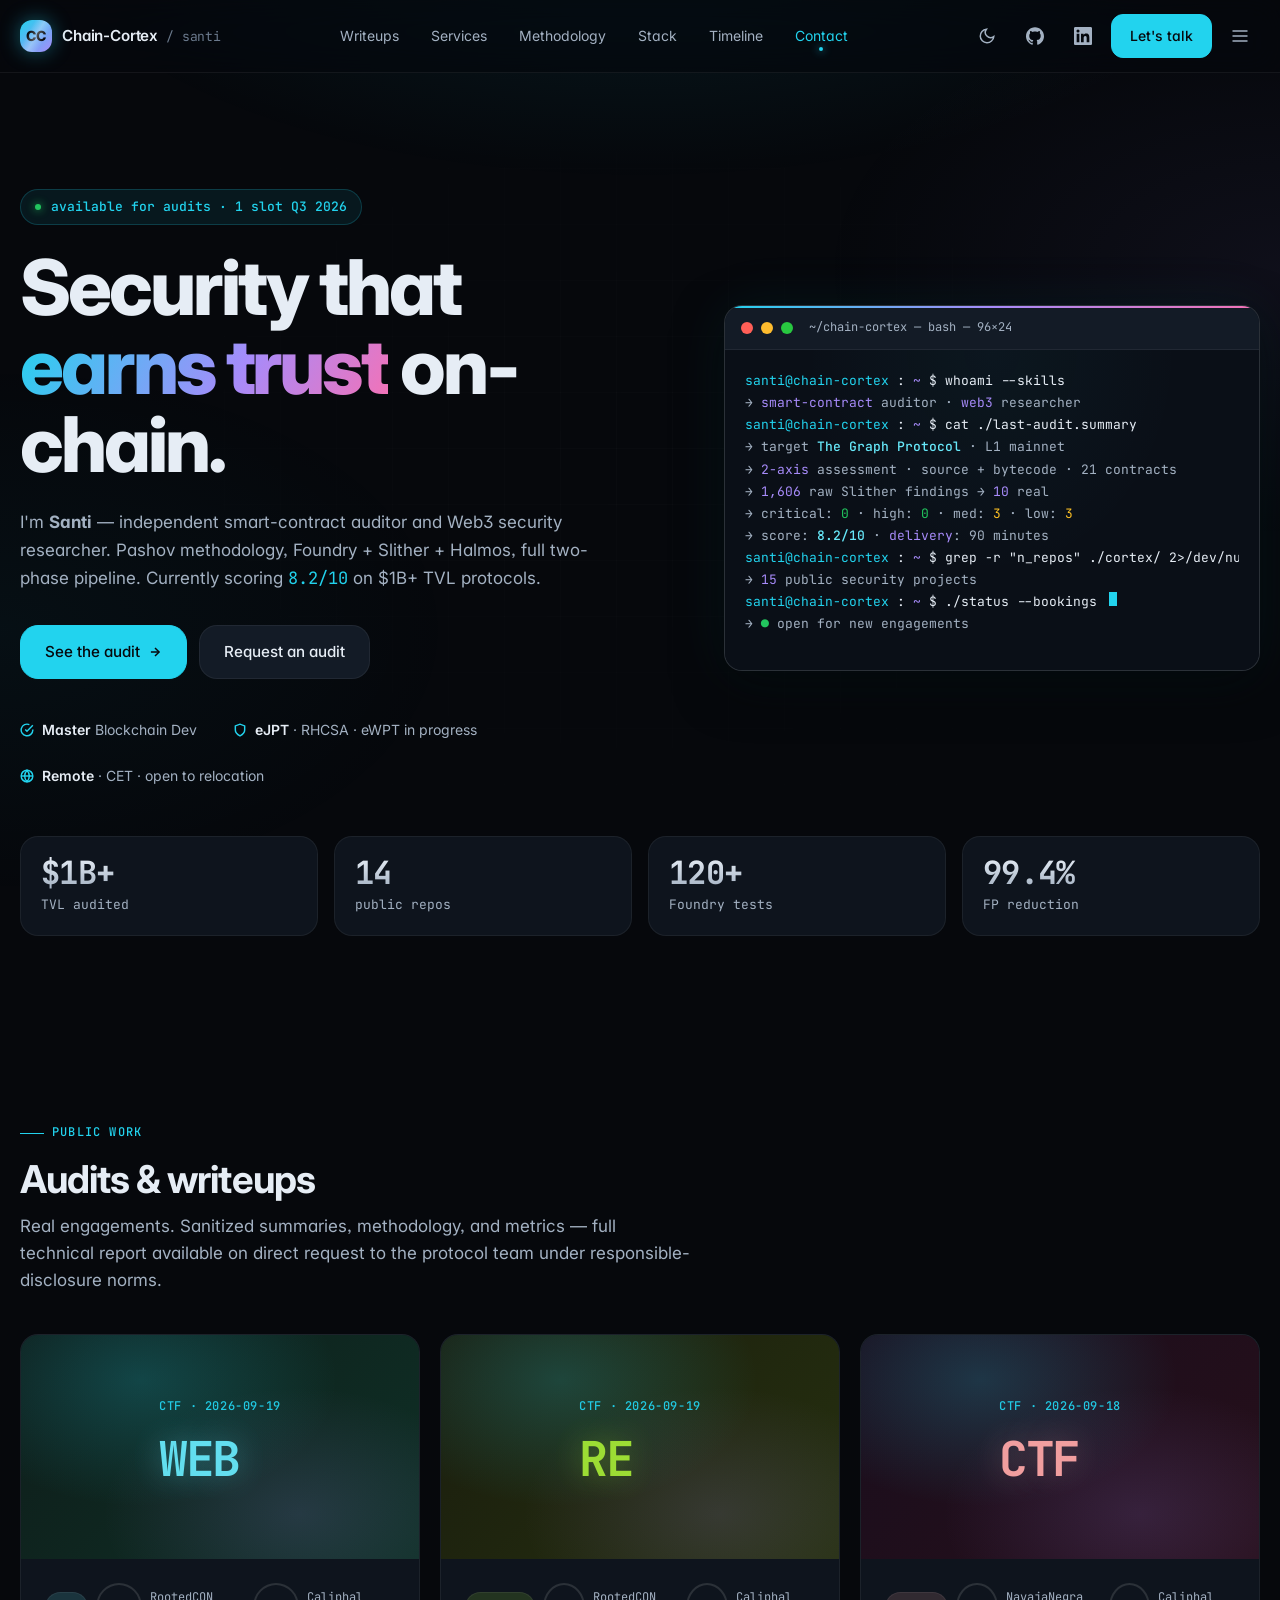
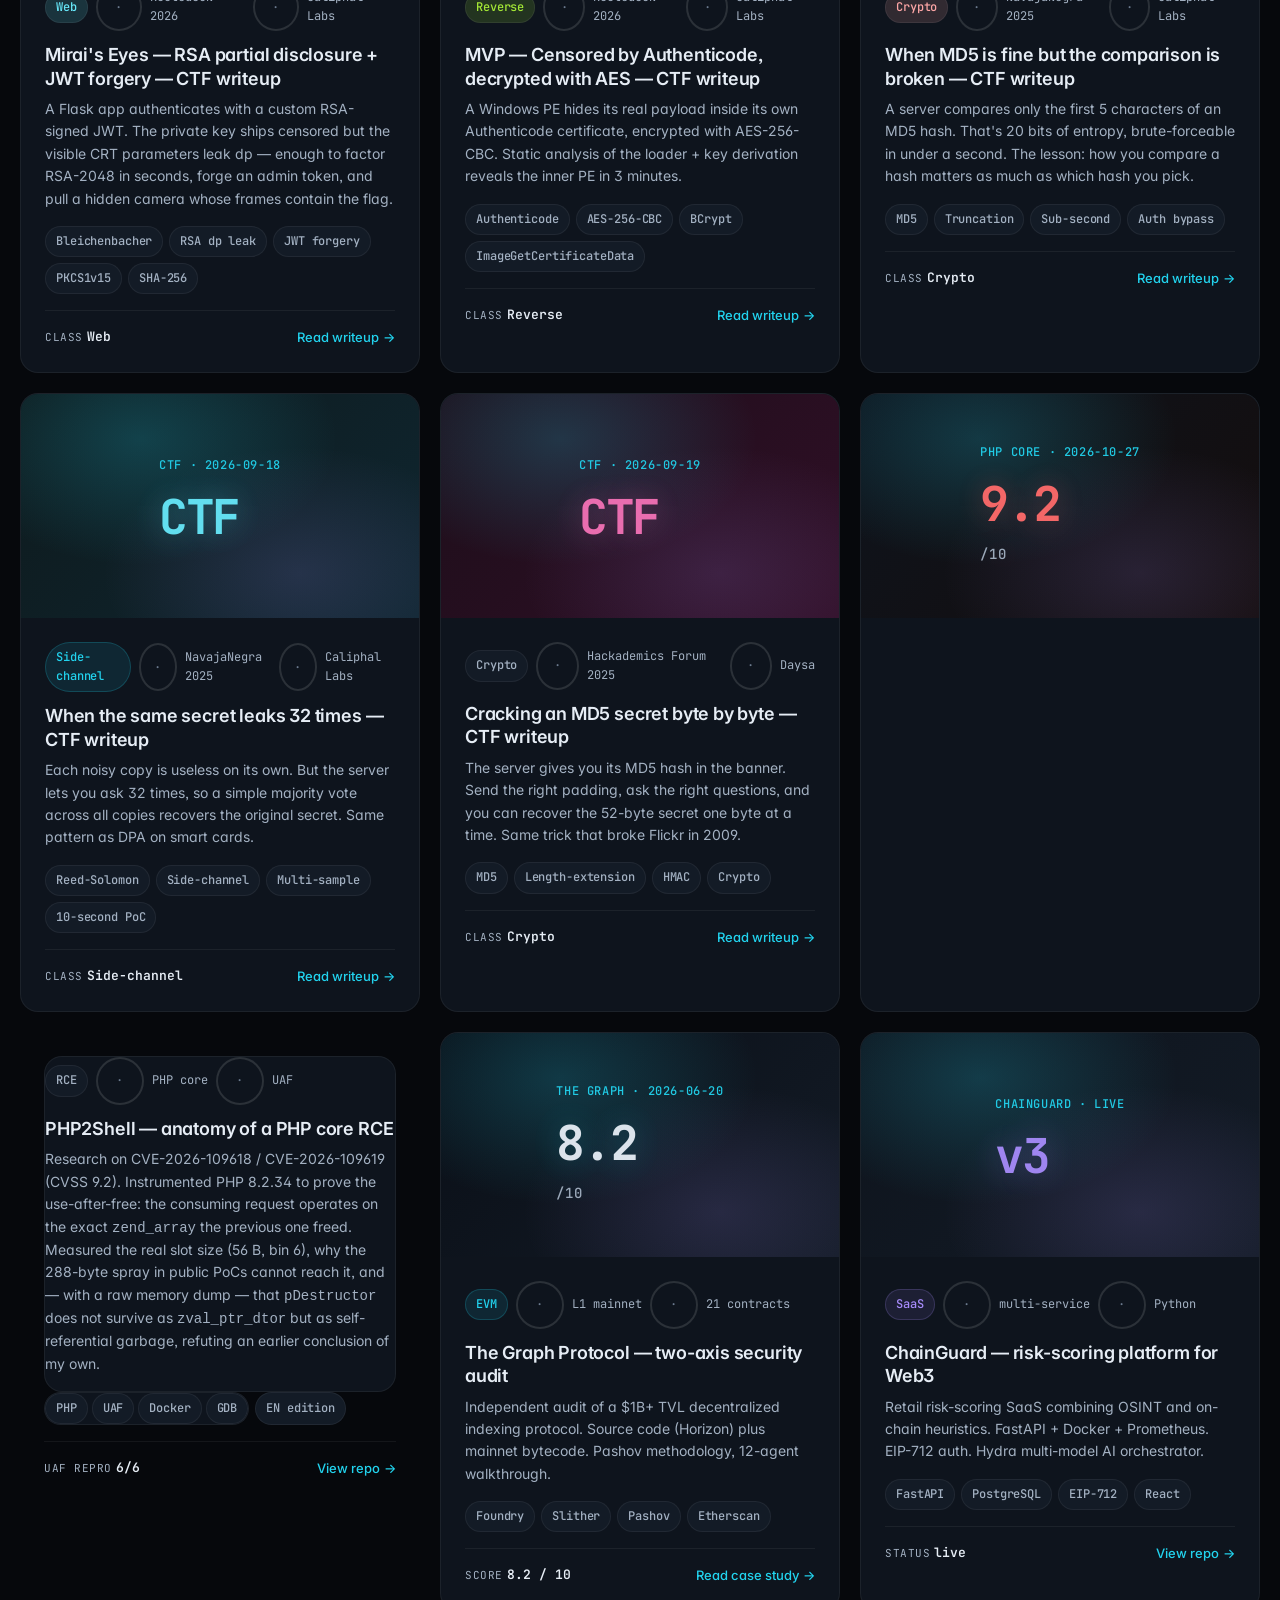
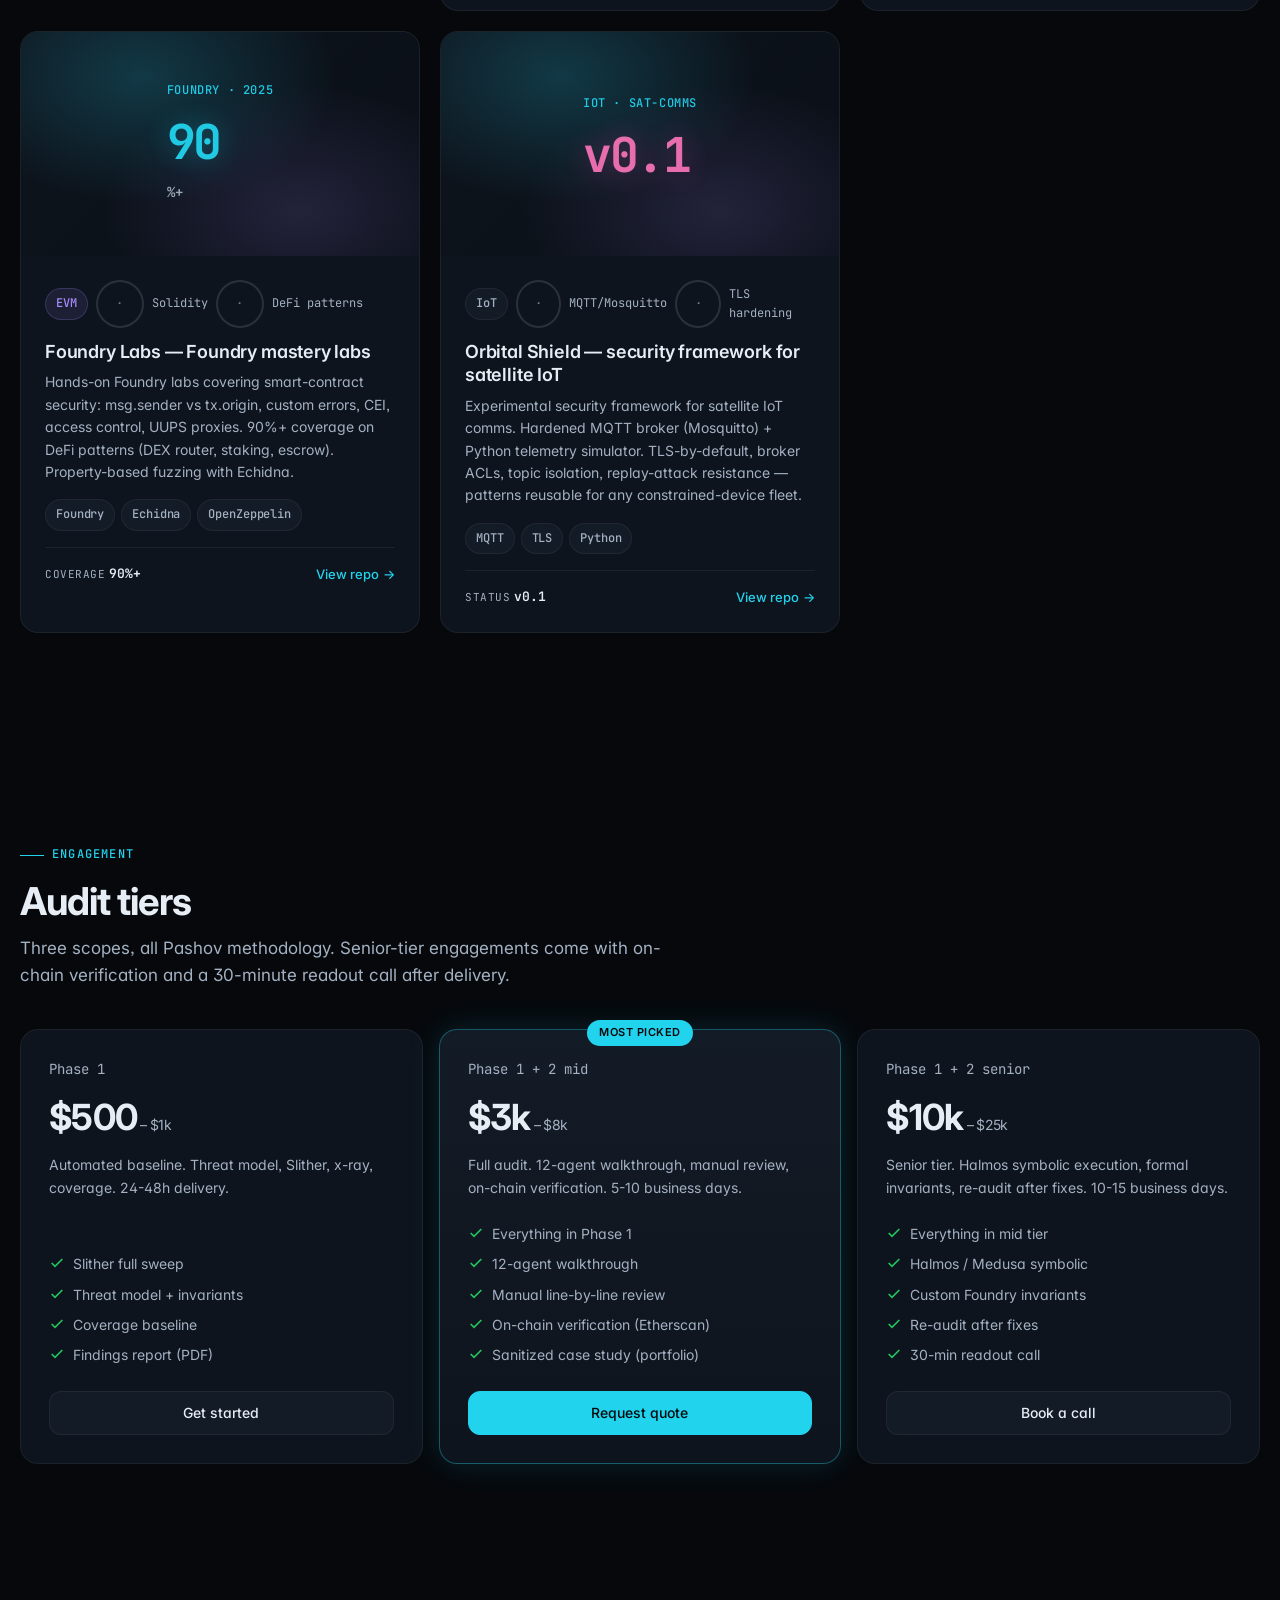
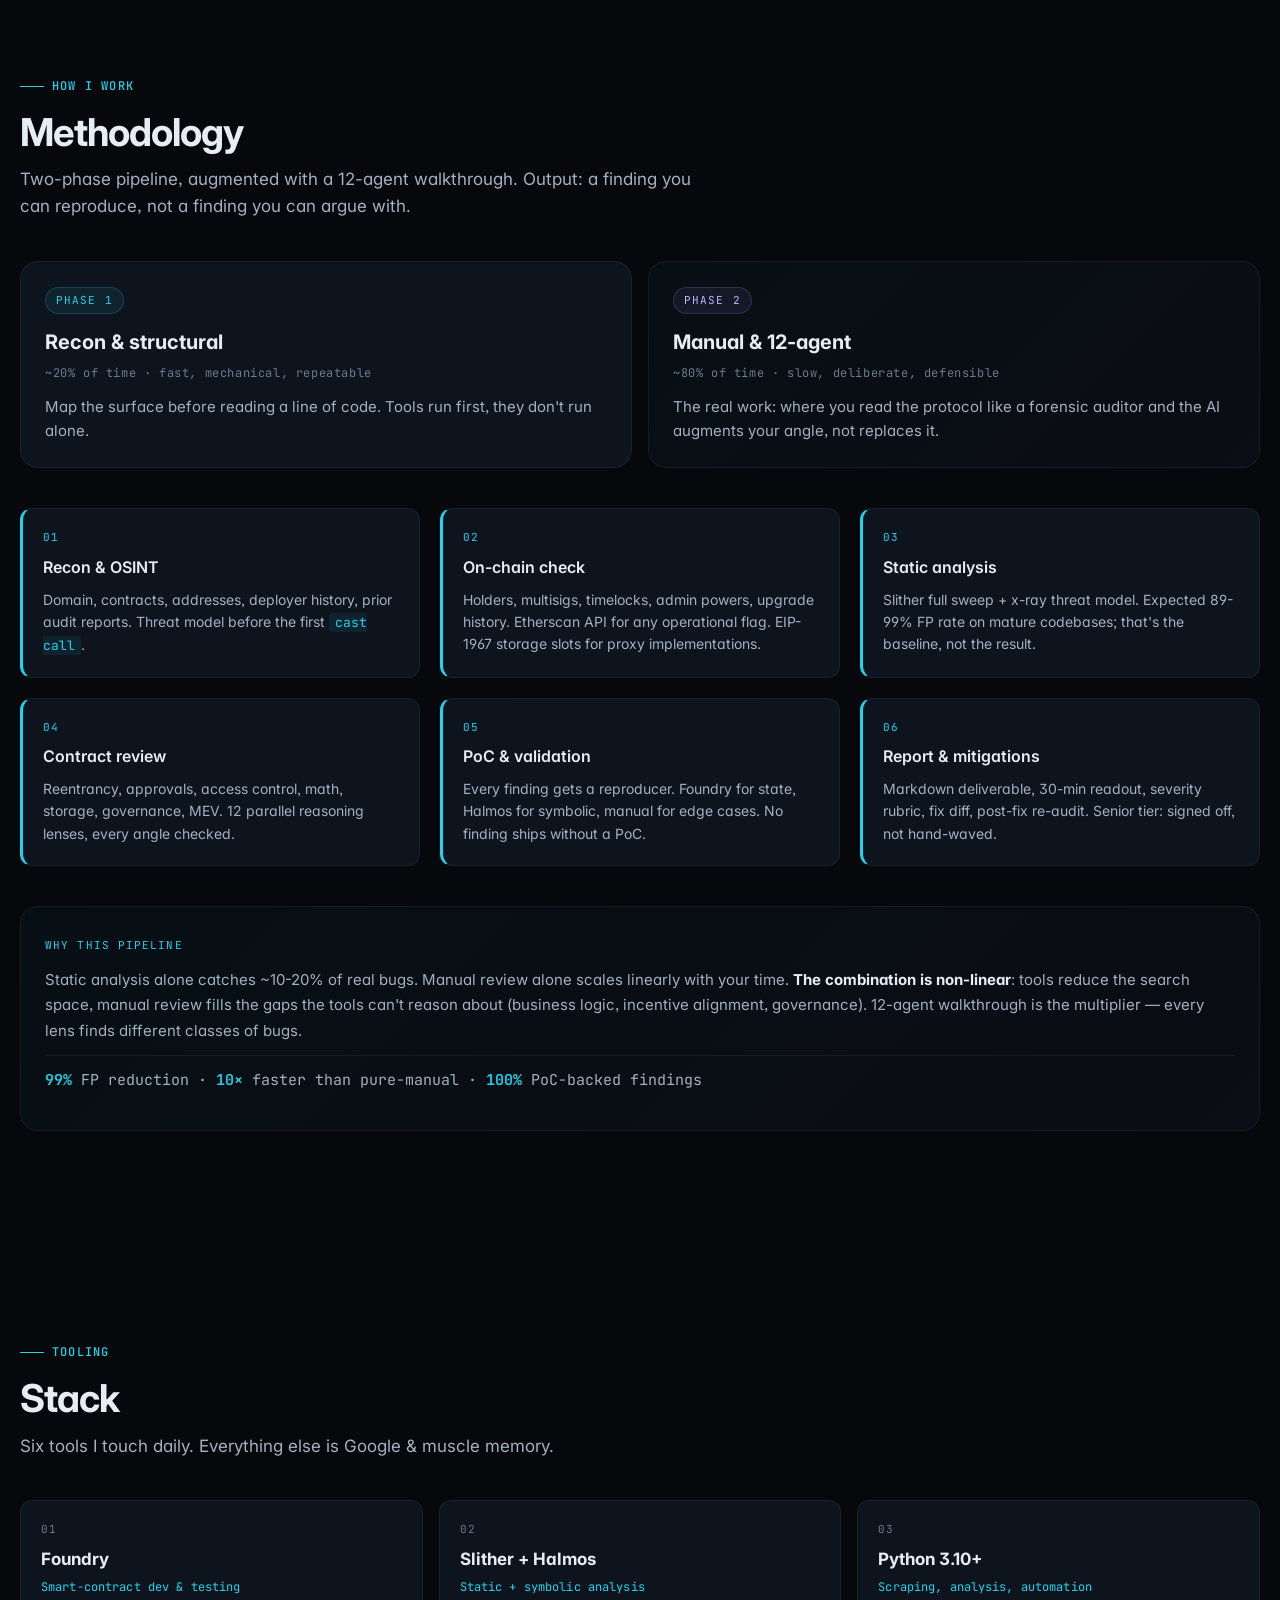
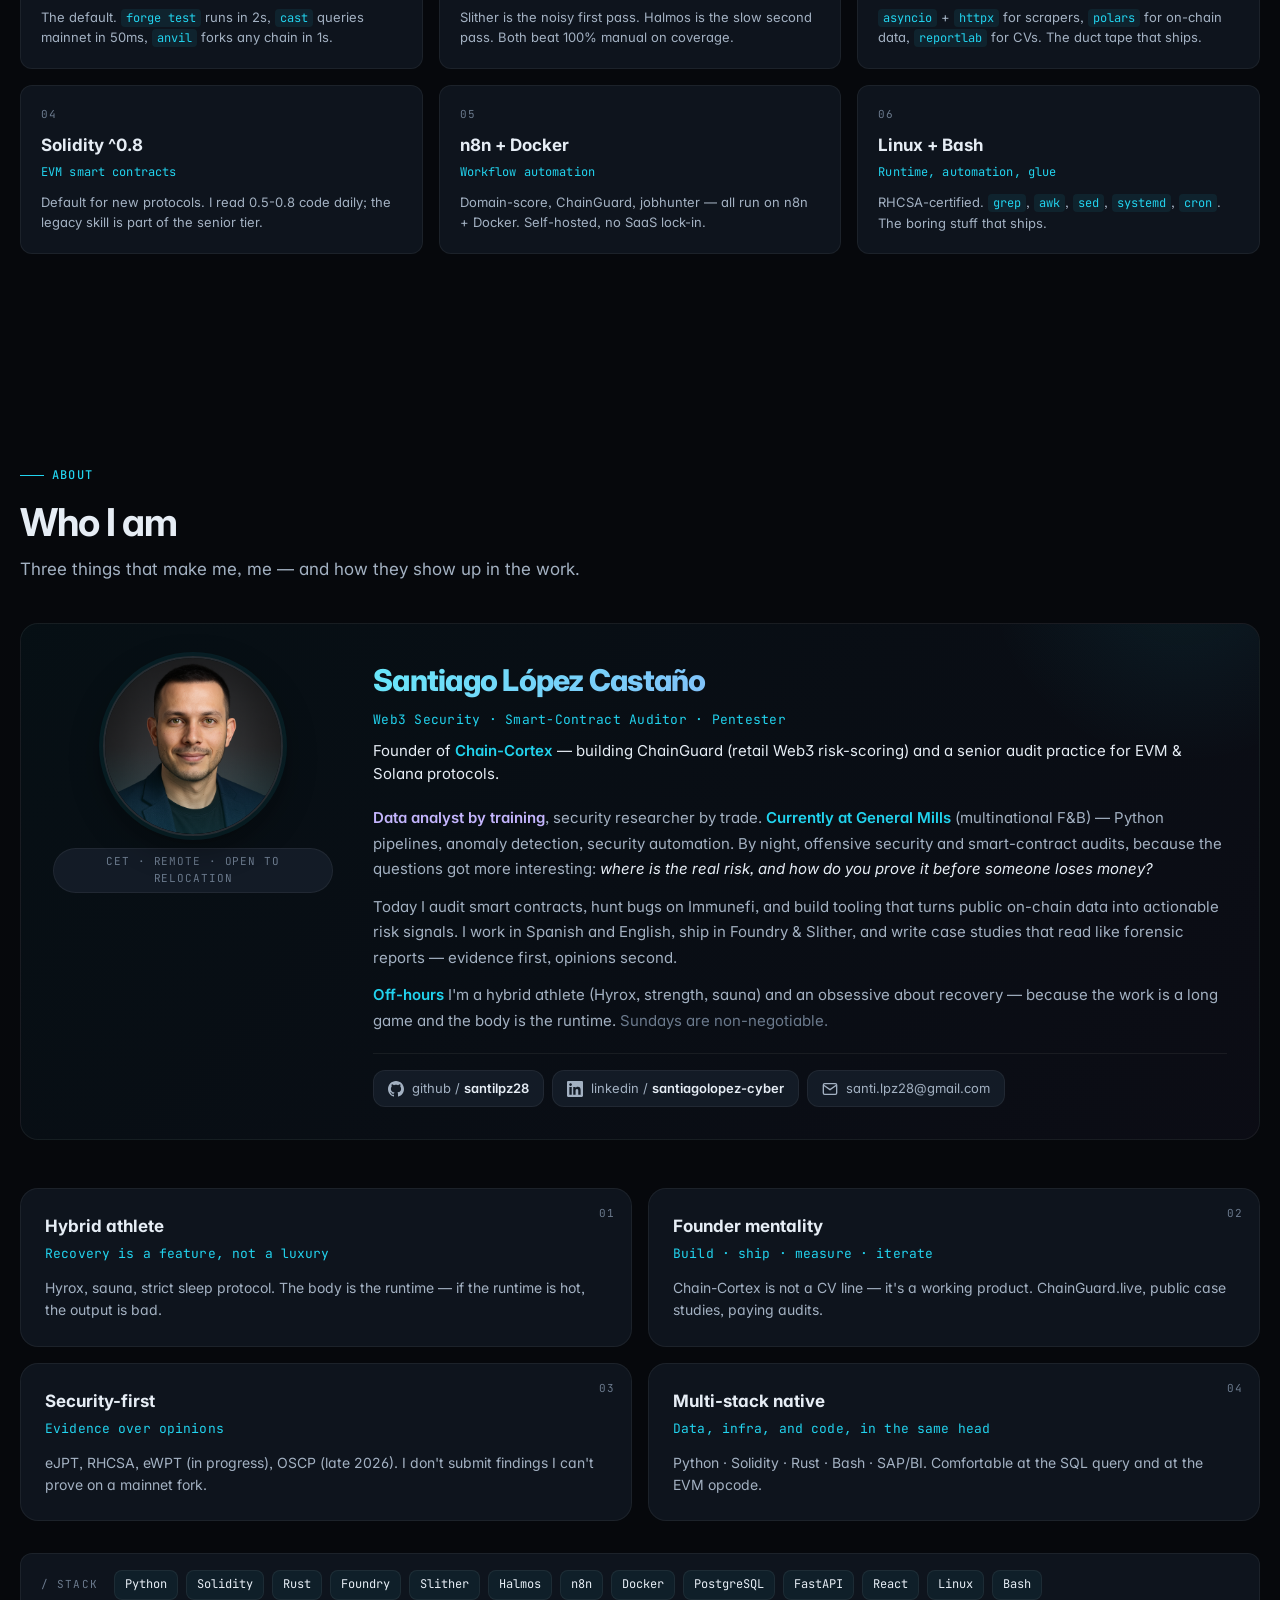
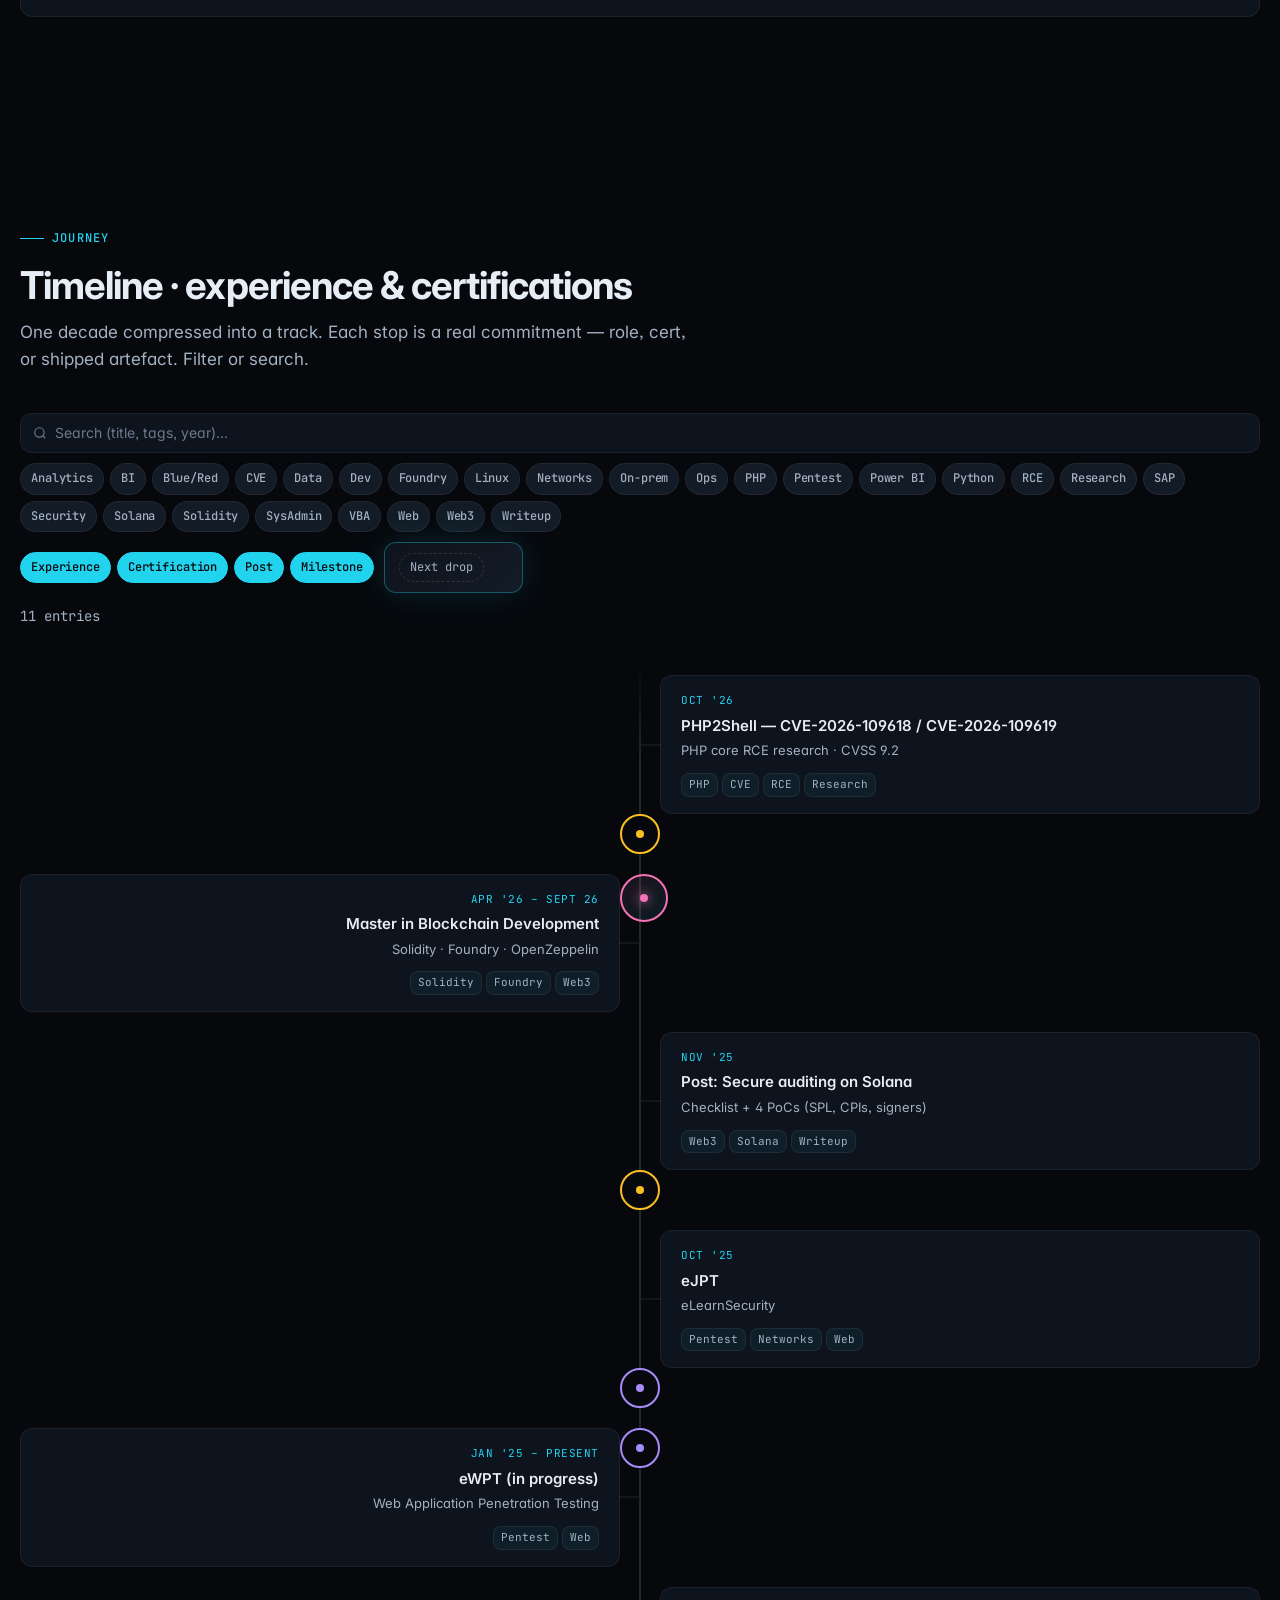
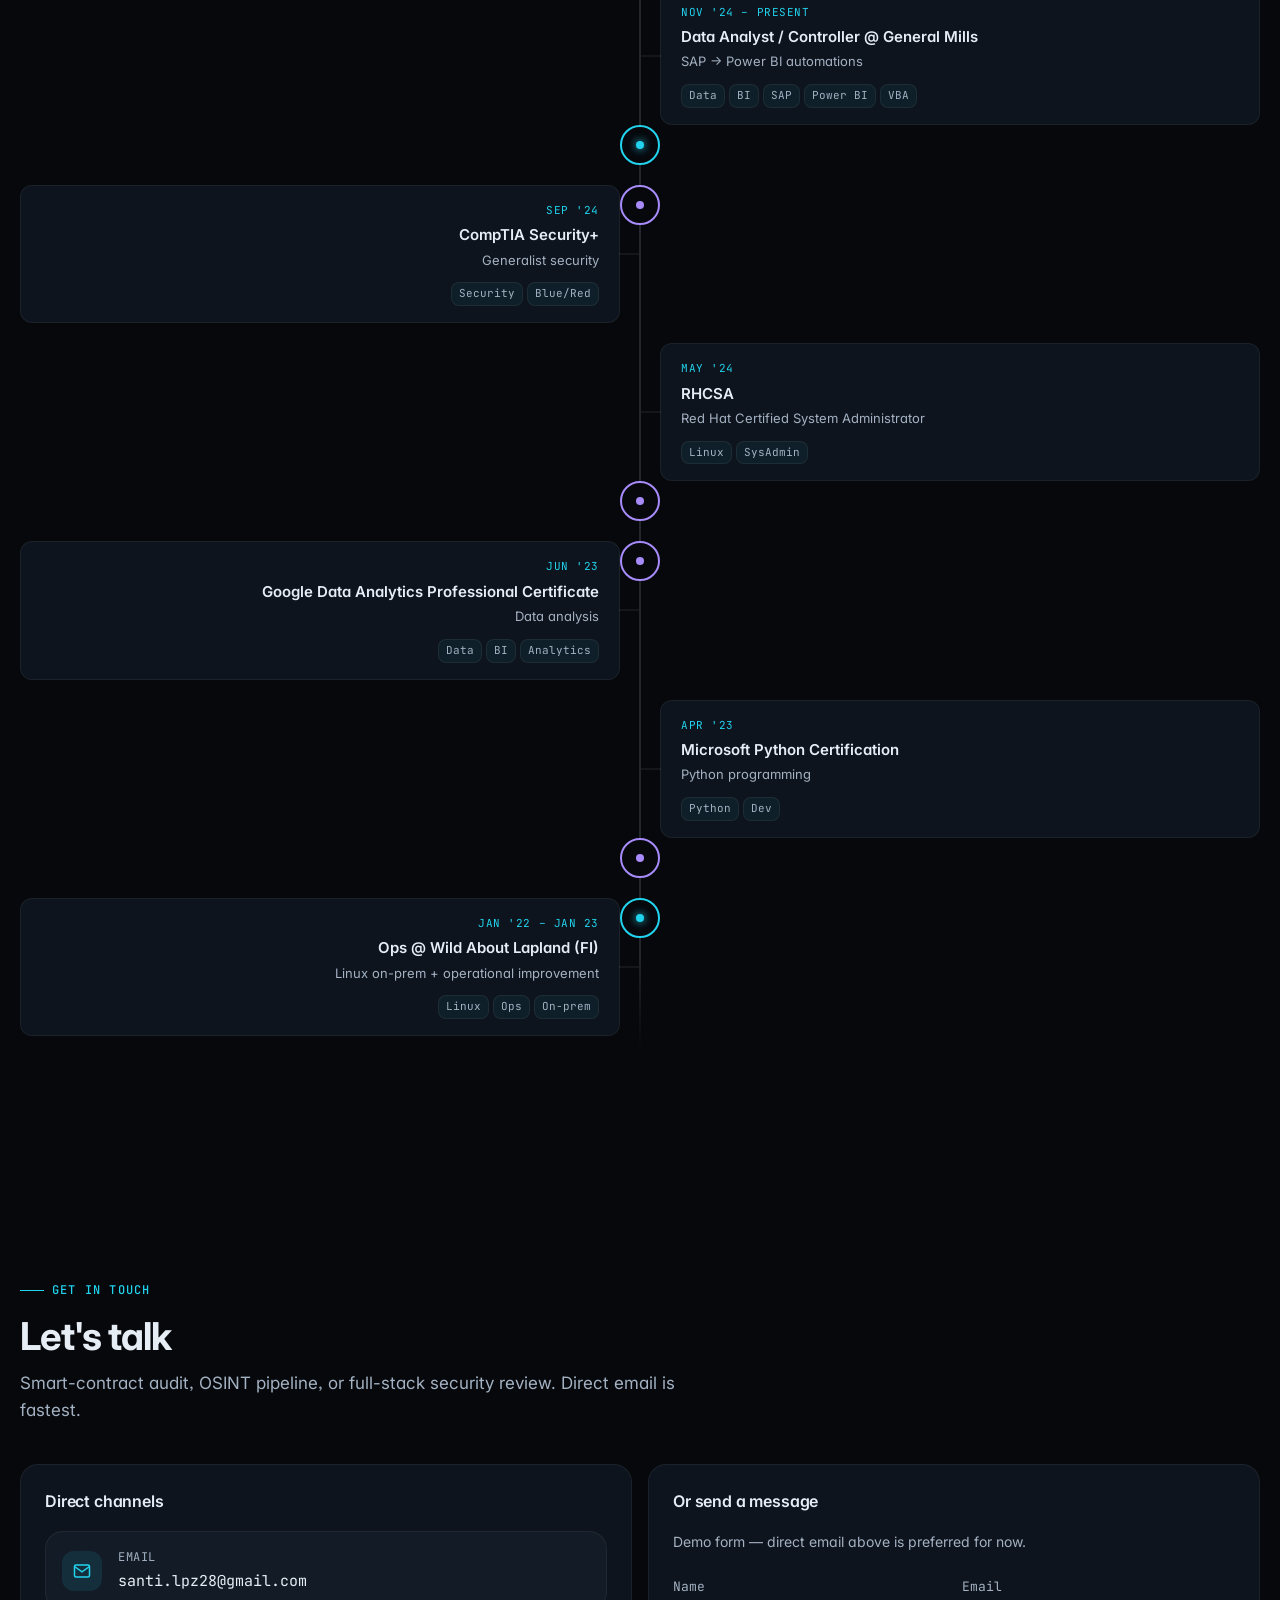
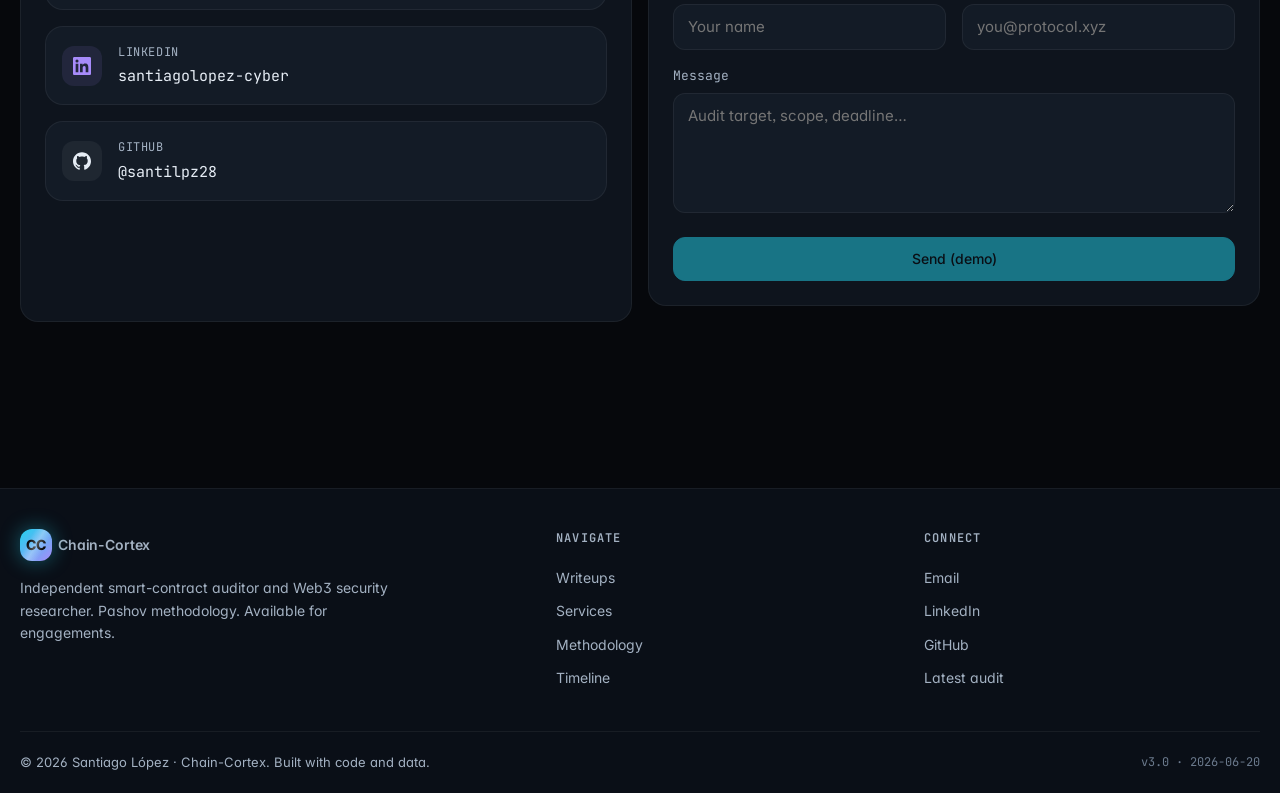
<file: index.html>
<!doctype html>
<html lang="en" class="scroll-smooth">
<head>
  <meta charset="utf-8" />
  <meta name="viewport" content="width=device-width, initial-scale=1, viewport-fit=cover" />
  <meta name="theme-color" content="#06080c" />
  <title>Santi · Chain-Cortex — Web3 Security & Smart Contract Auditing</title>
  <meta name="description" content="Independent smart-contract auditor and Web3 security researcher. Pashov methodology, Foundry + Slither + Halmos. The Graph Protocol, Solana, EVM." />
  <meta name="author" content="Santiago López Castaño" />
  <meta name="keywords" content="Web3 security, smart contract audit, Solidity, Foundry, Slither, Halmos, Pashov, The Graph, Solana, pentesting, OSINT" />

  <!-- Open Graph -->
  <meta property="og:title" content="Santi · Chain-Cortex — Web3 Security & Smart Contract Auditing">
  <meta property="og:description" content="Independent smart-contract auditor. 8.2/10 on The Graph Protocol (2-axis). Available for hire.">
  <meta property="og:type" content="website">
  <meta property="og:url" content="https://santilpz28.github.io/chainguard-pages/">
  <meta property="og:image" content="https://santilpz28.github.io/chainguard-pages/og.jpg">

  <!-- Favicon (inline SVG) -->
  <link rel="icon" type="image/svg+xml" href="data:image/svg+xml,%3Csvg xmlns='http://www.w3.org/2000/svg' viewBox='0 0 64 64'%3E%3Cdefs%3E%3ClinearGradient id='g' x1='0%25' y1='0%25' x2='100%25' y2='100%25'%3E%3Cstop offset='0%25' stop-color='%2322d3ee'/%3E%3Cstop offset='100%25' stop-color='%23a78bfa'/%3E%3C/linearGradient%3E%3C/defs%3E%3Crect width='64' height='64' rx='14' fill='%230a0f17'/%3E%3Cpath d='M16 18 L48 18 L48 26 L26 26 L26 32 L42 32 L42 40 L26 40 L26 46 L48 46 L48 54 L16 54 Z' fill='url(%23g)'/%3E%3C/svg%3E" />

  <!-- Fonts -->
  <link rel="preconnect" href="https://fonts.googleapis.com">
  <link rel="preconnect" href="https://fonts.gstatic.com" crossorigin>
  <link href="https://fonts.googleapis.com/css2?family=Inter:wght@300;400;500;600;700;800;900&family=JetBrains+Mono:wght@400;500;600&display=swap" rel="stylesheet">

  <link rel="stylesheet" href="style.css?v=2026-06-20b">
</head>
<body>
  <a class="skip-link" href="#main" style="position:absolute;left:-9999px;top:0;background:#22d3ee;color:#06080c;padding:.5rem 1rem;z-index:1000;border-radius:.25rem;font-size:.875rem;font-weight:600;">Skip to content</a>

  <!-- ═══════ HEADER ═══════ -->
  <header class="site-header" id="siteHeader">
    <div class="container header-inner">
      <a href="#top" class="brand">
        <span class="brand-mark">CC</span>
        <span>Chain-Cortex <span class="text-muted mono" style="font-weight:400;font-size:.8125rem;margin-left:.25rem;">/ santi</span></span>
      </a>

      <nav class="site-nav" id="siteNav" aria-label="Main">
        <a href="#writeups" data-nav>Writeups</a>
        <a href="#services" data-nav>Services</a>
        <a href="#methodology" data-nav>Methodology</a>
        <a href="#stack" data-nav>Stack</a>
        <a href="#timeline" data-nav>Timeline</a>
        <a href="#contact" data-nav>Contact</a>
      </nav>

      <div class="header-actions">
        <button class="btn btn-ghost btn-icon" id="themeBtn" aria-label="Toggle theme">
          <svg width="18" height="18" viewBox="0 0 24 24" fill="none" stroke="currentColor" stroke-width="2"><path d="M21 12.79A9 9 0 1 1 11.21 3 7 7 0 0 0 21 12.79z"/></svg>
        </button>
        <a href="https://github.com/santilpz28" target="_blank" rel="noreferrer" class="btn btn-ghost btn-icon" aria-label="GitHub">
          <svg width="18" height="18" viewBox="0 0 24 24" fill="currentColor"><path d="M12 .297c-6.63 0-12 5.373-12 12 0 5.303 3.438 9.8 8.205 11.385.6.113.82-.258.82-.577 0-.285-.01-1.04-.015-2.04-3.338.724-4.042-1.61-4.042-1.61C4.422 18.07 3.633 17.7 3.633 17.7c-1.087-.744.084-.729.084-.729 1.205.084 1.838 1.236 1.838 1.236 1.07 1.835 2.809 1.305 3.495.998.108-.776.417-1.305.76-1.605-2.665-.3-5.466-1.332-5.466-5.93 0-1.31.465-2.38 1.235-3.22-.135-.303-.54-1.523.105-3.176 0 0 1.005-.322 3.3 1.23.96-.267 1.98-.4 3-.405 1.02.005 2.04.138 3 .405 2.28-1.552 3.285-1.23 3.285-1.23.645 1.653.24 2.873.12 3.176.765.84 1.23 1.91 1.23 3.22 0 4.61-2.805 5.625-5.475 5.92.42.36.81 1.096.81 2.22 0 1.606-.015 2.896-.015 3.286 0 .315.21.69.825.57C20.565 22.092 24 17.592 24 12.297c0-6.627-5.373-12-12-12"/></svg>
        </a>
        <a href="https://www.linkedin.com/in/santiagolopez-cyber/" target="_blank" rel="noreferrer" class="btn btn-ghost btn-icon" aria-label="LinkedIn">
          <svg width="18" height="18" viewBox="0 0 24 24" fill="currentColor"><path d="M20.447 20.452h-3.554v-5.569c0-1.328-.027-3.037-1.852-3.037-1.853 0-2.136 1.445-2.136 2.939v5.667H9.351V9h3.414v1.561h.046c.477-.9 1.637-1.85 3.37-1.85 3.601 0 4.267 2.37 4.267 5.455v6.286zM5.337 7.433a2.062 2.062 0 01-2.063-2.065 2.063 2.063 0 112.063 2.065zm1.782 13.019H3.555V9h3.564v11.452zM22.225 0H1.771C.792 0 0 .774 0 1.729v20.542C0 23.227.792 24 1.771 24h20.451C23.2 24 24 23.227 24 22.271V1.729C24 .774 23.2 0 22.222 0h.003z"/></svg>
        </a>
        <a href="#contact" class="btn btn-primary">Let's talk</a>
        <button class="btn btn-ghost btn-icon mobile-toggle" id="mobileToggle" aria-label="Menu">
          <svg viewBox="0 0 24 24" fill="none" stroke="currentColor" stroke-width="2"><line x1="3" y1="6" x2="21" y2="6"/><line x1="3" y1="12" x2="21" y2="12"/><line x1="3" y1="18" x2="21" y2="18"/></svg>
        </button>
      </div>
    </div>
  </header>

  <main id="main">

    <!-- ═══════ HERO ═══════ -->
    <section id="top" class="hero container">
      <div class="hero-grid">
        <div>
          <div class="hero-eyebrow">
            <span class="status-dot"></span>
            <span>available for audits · 1 slot Q3 2026</span>
          </div>

          <h1 class="h-display hero-title">
            Security that <span class="gradient-text">earns trust</span> on-chain.
          </h1>

          <p class="hero-sub">
            I'm <strong>Santi</strong> — independent smart-contract auditor and Web3 security researcher. Pashov methodology, Foundry + Slither + Halmos, full two-phase pipeline. Currently scoring <span class="accent mono">8.2/10</span> on $1B+ TVL protocols.
          </p>

          <div class="hero-cta">
            <a href="#writeups" class="btn btn-primary btn-lg">
              See the audit
              <svg width="14" height="14" viewBox="0 0 24 24" fill="none" stroke="currentColor" stroke-width="2.5"><line x1="5" y1="12" x2="19" y2="12"/><polyline points="12 5 19 12 12 19"/></svg>
            </a>
            <a href="#contact" class="btn btn-lg">Request an audit</a>
          </div>

          <div class="hero-meta">
            <div class="hero-meta-item">
              <svg viewBox="0 0 24 24" fill="none" stroke="currentColor" stroke-width="2.5"><path d="M22 11.08V12a10 10 0 1 1-5.93-9.14"/><polyline points="22 4 12 14.01 9 11.01"/></svg>
              <span><strong>Master</strong> Blockchain Dev</span>
            </div>
            <div class="hero-meta-item">
              <svg viewBox="0 0 24 24" fill="none" stroke="currentColor" stroke-width="2.5"><path d="M12 22s8-4 8-10V5l-8-3-8 3v7c0 6 8 10 8 10z"/></svg>
              <span><strong>eJPT</strong> · RHCSA · eWPT in progress</span>
            </div>
            <div class="hero-meta-item">
              <svg viewBox="0 0 24 24" fill="none" stroke="currentColor" stroke-width="2.5"><circle cx="12" cy="12" r="10"/><line x1="2" y1="12" x2="22" y2="12"/><path d="M12 2a15.3 15.3 0 0 1 4 10 15.3 15.3 0 0 1-4 10 15.3 15.3 0 0 1-4-10 15.3 15.3 0 0 1 4-10z"/></svg>
              <span><strong>Remote</strong> · CET · open to relocation</span>
            </div>
          </div>
        </div>

        <!-- Terminal / live status card -->
        <div class="terminal">
          <div class="terminal-header">
            <span class="terminal-dot red"></span>
            <span class="terminal-dot amber"></span>
            <span class="terminal-dot green"></span>
            <span class="terminal-title">~/chain-cortex — bash — 96×24</span>
          </div>
          <div class="terminal-body mono">
            <div class="terminal-line">
              <span class="terminal-prompt">santi@chain-cortex</span>:<span class="violet">~</span>$
              <span class="terminal-cmd">whoami --skills</span>
            </div>
            <div class="terminal-line">
              <span class="terminal-out">→ <em>smart-contract</em> auditor · <em>web3</em> researcher</span>
            </div>
            <div class="terminal-line">
              <span class="terminal-prompt">santi@chain-cortex</span>:<span class="violet">~</span>$
              <span class="terminal-cmd">cat ./last-audit.summary</span>
            </div>
            <div class="terminal-line">
              <span class="terminal-out">→ target <strong>The Graph Protocol</strong> · L1 mainnet</span>
            </div>
            <div class="terminal-line">
              <span class="terminal-out">→ <em>2-axis</em> assessment · source + bytecode · 21 contracts</span>
            </div>
            <div class="terminal-line">
              <span class="terminal-out">→ <em>1,606</em> raw Slither findings → <em>10</em> real</span>
            </div>
            <div class="terminal-line">
              <span class="terminal-out">→ critical: <span class="ok">0</span> · high: <span class="ok">0</span> · med: <span class="warn">3</span> · low: <span class="warn">3</span></span>
            </div>
            <div class="terminal-line">
              <span class="terminal-out">→ score: <span class="ok"><strong>8.2/10</strong></span> · <em>delivery</em>: 90 minutes</span>
            </div>
            <div class="terminal-line">
              <span class="terminal-prompt">santi@chain-cortex</span>:<span class="violet">~</span>$
              <span class="terminal-cmd">grep -r "n_repos" ./cortex/ 2>/dev/null | wc -l</span>
            </div>
            <div class="terminal-line">
              <span class="terminal-out">→ <em>15</em> public security projects</span>
            </div>
            <div class="terminal-line">
              <span class="terminal-prompt">santi@chain-cortex</span>:<span class="violet">~</span>$
              <span class="terminal-cmd">./status --bookings</span><span class="terminal-cursor"></span>
            </div>
            <div class="terminal-line">
              <span class="terminal-out">→ <span class="ok">●</span> open for new engagements</span>
            </div>
          </div>
        </div>
      </div>

      <!-- Stats bento -->
      <div class="stats-bento">
        <div class="stat-card">
          <div class="stat-value">$1B+</div>
          <div class="stat-label">TVL audited</div>
        </div>
        <div class="stat-card">
          <div class="stat-value">14</div>
          <div class="stat-label">public repos</div>
        </div>
        <div class="stat-card">
          <div class="stat-value">120+</div>
          <div class="stat-label">Foundry tests</div>
        </div>
        <div class="stat-card">
          <div class="stat-value">99.4%</div>
          <div class="stat-label">FP reduction</div>
        </div>
      </div>
    </section>

    <!-- ═══════ WRITEUPS ═══════ -->
    <section id="writeups" class="section-pad container">
      <div class="section-header">
        <div class="eyebrow">Public work</div>
        <h2>Audits & writeups</h2>
        <p>Real engagements. Sanitized summaries, methodology, and metrics — full technical report available on direct request to the protocol team under responsible-disclosure norms.</p>
      </div>

      <div class="writeup-grid">
        <a href="writeups/ctf-mirais-eyes-web.html" class="writeup-card">
          <div class="writeup-cover" style="background:linear-gradient(135deg,#0e1d1a,#0f3026)">
            <div class="writeup-cover-icon" style="color:#67e8f9;text-shadow:0 0 30px rgba(103,232,249,0.4);">
              <small>CTF · 2026-09-19</small>
              WEB
            </div>
          </div>
          <div class="writeup-body">
            <div class="writeup-meta">
              <span class="chip" style="background:rgba(103,232,249,0.15);color:#67e8f9;">Web</span>
              <span class="dot">·</span>
              <span>RootedCON 2026</span>
              <span class="dot">·</span>
              <span>Caliphal Labs</span>
            </div>
            <h3 class="writeup-title">Mirai's Eyes — RSA partial disclosure + JWT forgery — CTF writeup</h3>
            <p class="writeup-desc">A Flask app authenticates with a custom RSA-signed JWT. The private key ships censored but the visible CRT parameters leak dp — enough to factor RSA-2048 in seconds, forge an admin token, and pull a hidden camera whose frames contain the flag.</p>
            <div class="writeup-tags">
              <span class="chip">Bleichenbacher</span>
              <span class="chip">RSA dp leak</span>
              <span class="chip">JWT forgery</span>
              <span class="chip">PKCS1v15</span>
              <span class="chip">SHA-256</span>
            </div>
            <div class="writeup-footer">
              <div class="writeup-score">
                <span class="label">Class</span>
                <span>Web</span>
              </div>
              <div class="writeup-cta">Read writeup <span>→</span></div>
            </div>
          </div>
        </a>

        <a href="writeups/ctf-mvp-cert-aes.html" class="writeup-card">
          <div class="writeup-cover" style="background:linear-gradient(135deg,#1a1d0e,#26300f)">
            <div class="writeup-cover-icon" style="color:#a3e635;text-shadow:0 0 30px rgba(163,230,53,0.4);">
              <small>CTF · 2026-09-19</small>
              RE
            </div>
          </div>
          <div class="writeup-body">
            <div class="writeup-meta">
              <span class="chip" style="background:rgba(163,230,53,0.15);color:#a3e635;">Reverse</span>
              <span class="dot">·</span>
              <span>RootedCON 2026</span>
              <span class="dot">·</span>
              <span>Caliphal Labs</span>
            </div>
            <h3 class="writeup-title">MVP — Censored by Authenticode, decrypted with AES — CTF writeup</h3>
            <p class="writeup-desc">A Windows PE hides its real payload inside its own Authenticode certificate, encrypted with AES-256-CBC. Static analysis of the loader + key derivation reveals the inner PE in 3 minutes.</p>
            <div class="writeup-tags">
              <span class="chip">Authenticode</span>
              <span class="chip">AES-256-CBC</span>
              <span class="chip">BCrypt</span>
              <span class="chip">ImageGetCertificateData</span>
            </div>
            <div class="writeup-footer">
              <div class="writeup-score">
                <span class="label">Class</span>
                <span>Reverse</span>
              </div>
              <div class="writeup-cta">Read writeup <span>→</span></div>
            </div>
          </div>
        </a>

        <a href="writeups/ctf-md5-truncated-collision.html" class="writeup-card">
          <div class="writeup-cover" style="background:linear-gradient(135deg,#1a0e1d,#260f1a)">
            <div class="writeup-cover-icon" style="color:#fca5a5;text-shadow:0 0 30px rgba(252,165,165,0.35);">
              <small>CTF · 2026-09-18</small>
              CTF
            </div>
          </div>
          <div class="writeup-body">
            <div class="writeup-meta">
              <span class="chip" style="background:rgba(252,165,165,0.15);color:#fca5a5;">Crypto</span>
              <span class="dot">·</span>
              <span>NavajaNegra 2025</span>
              <span class="dot">·</span>
              <span>Caliphal Labs</span>
            </div>
            <h3 class="writeup-title">When MD5 is fine but the comparison is broken — CTF writeup</h3>
            <p class="writeup-desc">A server compares only the first 5 characters of an MD5 hash. That's 20 bits of entropy, brute-forceable in under a second. The lesson: how you compare a hash matters as much as which hash you pick.</p>
            <div class="writeup-tags">
              <span class="chip">MD5</span>
              <span class="chip">Truncation</span>
              <span class="chip">Sub-second</span>
              <span class="chip">Auth bypass</span>
            </div>
            <div class="writeup-footer">
              <div class="writeup-score">
                <span class="label">Class</span>
                <span>Crypto</span>
              </div>
              <div class="writeup-cta">Read writeup <span>→</span></div>
            </div>
          </div>
        </a>

        <a href="writeups/ctf-reed-solomon-multisample.html" class="writeup-card">
          <div class="writeup-cover" style="background:linear-gradient(135deg,#0e1a1d,#0f2630)">
            <div class="writeup-cover-icon" style="color:#67e8f9;text-shadow:0 0 30px rgba(103,232,249,0.4);">
              <small>CTF · 2026-09-18</small>
              CTF
            </div>
          </div>
          <div class="writeup-body">
            <div class="writeup-meta">
              <span class="chip chip-cyan">Side-channel</span>
              <span class="dot">·</span>
              <span>NavajaNegra 2025</span>
              <span class="dot">·</span>
              <span>Caliphal Labs</span>
            </div>
            <h3 class="writeup-title">When the same secret leaks 32 times — CTF writeup</h3>
            <p class="writeup-desc">Each noisy copy is useless on its own. But the server lets you ask 32 times, so a simple majority vote across all copies recovers the original secret. Same pattern as DPA on smart cards.</p>
            <div class="writeup-tags">
              <span class="chip">Reed-Solomon</span>
              <span class="chip">Side-channel</span>
              <span class="chip">Multi-sample</span>
              <span class="chip">10-second PoC</span>
            </div>
            <div class="writeup-footer">
              <div class="writeup-score">
                <span class="label">Class</span>
                <span>Side-channel</span>
              </div>
              <div class="writeup-cta">Read writeup <span>→</span></div>
            </div>
          </div>
        </a>

        <a href="writeups/ctf-md5-length-extension-revenge.html" class="writeup-card">
          <div class="writeup-cover" style="background:linear-gradient(135deg,#1d0e1a,#300f26)">
            <div class="writeup-cover-icon" style="color:#f472b6;text-shadow:0 0 30px rgba(244,114,182,0.4);">
              <small>CTF · 2026-09-19</small>
              CTF
            </div>
          </div>
          <div class="writeup-body">
            <div class="writeup-meta">
              <span class="chip chip-pink">Crypto</span>
              <span class="dot">·</span>
              <span>Hackademics Forum 2025</span>
              <span class="dot">·</span>
              <span>Daysa</span>
            </div>
            <h3 class="writeup-title">Cracking an MD5 secret byte by byte — CTF writeup</h3>
            <p class="writeup-desc">The server gives you its MD5 hash in the banner. Send the right padding, ask the right questions, and you can recover the 52-byte secret one byte at a time. Same trick that broke Flickr in 2009.</p>
            <div class="writeup-tags">
              <span class="chip">MD5</span>
              <span class="chip">Length-extension</span>
              <span class="chip">HMAC</span>
              <span class="chip">Crypto</span>
            </div>
            <div class="writeup-footer">
              <div class="writeup-score">
                <span class="label">Class</span>
                <span>Crypto</span>
              </div>
              <div class="writeup-cta">Read writeup <span>→</span></div>
            </div>
          </div>
        </a>

        <a href="https://github.com/santilpz28/php2shell-pub" class="writeup-card">
          <div class="writeup-cover" style="background:linear-gradient(135deg,#0e141d,#140d0d)">
            <div class="writeup-cover-icon" style="color:#ff6b6b;text-shadow:0 0 30px rgba(255,107,107,0.4);">
              <small>PHP core · 2026-10-27</small>
              9.2<small style="color:var(--text-dim);font-size:.875rem;font-weight:500;">/10</small>
            </div>
          </div>
          <div class="writeup-body">
            <div class="writeup-meta">
              <span class="chip chip-pink">RCE</span>
              <span class="dot">·</span>
              <span>PHP core</span>
              <span class="dot">·</span>
              <span>UAF</span>
            </div>
            <h3 class="writeup-title">PHP2Shell — anatomy of a PHP core RCE</h3>
            <p class="writeup-desc">Research on CVE-2026-109618 / CVE-2026-109619 (CVSS 9.2). Instrumented PHP 8.2.34 to prove the use-after-free: the consuming request operates on the exact <code>zend_array</code> the previous one freed. Measured the real slot size (56 B, bin 6), why the 288-byte spray in public PoCs cannot reach it, and — with a raw memory dump — that <code>pDestructor</code> does not survive as <code>zval_ptr_dtor</code> but as self-referential garbage, refuting an earlier conclusion of my own.</p>
            <div class="writeup-tags">
              <span class="chip">PHP</span>
              <span class="chip">UAF</span>
              <span class="chip">Docker</span>
              <span class="chip">GDB</span>
              <a href="https://github.com/santilpz28/php2shell-pub-en" class="chip" style="text-decoration:none">EN edition</a>
            </div>
            <div class="writeup-footer">
              <div class="writeup-score">
                <span class="label">UAF repro</span>
                <span>6/6</span>
              </div>
              <div class="writeup-cta">View repo <span>→</span></div>
            </div>
          </div>
        </a>

        <a href="writeups/graph-protocol-audit.html" class="writeup-card">
          <div class="writeup-cover">
            <div class="writeup-cover-icon">
              <small>The Graph · 2026-06-20</small>
              8.2<small style="color:var(--text-dim);font-size:.875rem;font-weight:500;">/10</small>
            </div>
          </div>
          <div class="writeup-body">
            <div class="writeup-meta">
              <span class="chip chip-cyan">EVM</span>
              <span class="dot">·</span>
              <span>L1 mainnet</span>
              <span class="dot">·</span>
              <span>21 contracts</span>
            </div>
            <h3 class="writeup-title">The Graph Protocol — two-axis security audit</h3>
            <p class="writeup-desc">Independent audit of a $1B+ TVL decentralized indexing protocol. Source code (Horizon) plus mainnet bytecode. Pashov methodology, 12-agent walkthrough.</p>
            <div class="writeup-tags">
              <span class="chip">Foundry</span>
              <span class="chip">Slither</span>
              <span class="chip">Pashov</span>
              <span class="chip">Etherscan</span>
            </div>
            <div class="writeup-footer">
              <div class="writeup-score">
                <span class="label">Score</span>
                <span>8.2 / 10</span>
              </div>
              <div class="writeup-cta">Read case study <span>→</span></div>
            </div>
          </div>
        </a>

        <a href="writeups/graph-protocol-audit.html" class="writeup-card">
          <div class="writeup-cover" style="background:linear-gradient(135deg,#0e141d,#131b26)">
            <div class="writeup-cover-icon" style="color:var(--violet);text-shadow:0 0 30px rgba(167,139,250,0.4);">
              <small>ChainGuard · live</small>
              v3
            </div>
          </div>
          <div class="writeup-body">
            <div class="writeup-meta">
              <span class="chip chip-violet">SaaS</span>
              <span class="dot">·</span>
              <span>multi-service</span>
              <span class="dot">·</span>
              <span>Python</span>
            </div>
            <h3 class="writeup-title">ChainGuard — risk-scoring platform for Web3</h3>
            <p class="writeup-desc">Retail risk-scoring SaaS combining OSINT and on-chain heuristics. FastAPI + Docker + Prometheus. EIP-712 auth. Hydra multi-model AI orchestrator.</p>
            <div class="writeup-tags">
              <span class="chip">FastAPI</span>
              <span class="chip">PostgreSQL</span>
              <span class="chip">EIP-712</span>
              <span class="chip">React</span>
            </div>
            <div class="writeup-footer">
              <div class="writeup-score">
                <span class="label">Status</span>
                <span>live</span>
              </div>
              <div class="writeup-cta">View repo <span>→</span></div>
            </div>
          </div>
        </a>

        <a href="https://github.com/santilpz28/foundry-fundme-f25" class="writeup-card">
          <div class="writeup-cover" style="background:linear-gradient(135deg,#0e141d,#0a0f17)">
            <div class="writeup-cover-icon" style="color:var(--accent);text-shadow:0 0 30px rgba(34,211,238,0.4);">
              <small>Foundry · 2025</small>
              90<small style="color:var(--text-dim);font-size:.875rem;font-weight:500;">%+</small>
            </div>
          </div>
          <div class="writeup-body">
            <div class="writeup-meta">
              <span class="chip chip-violet">EVM</span>
              <span class="dot">·</span>
              <span>Solidity</span>
              <span class="dot">·</span>
              <span>DeFi patterns</span>
            </div>
            <h3 class="writeup-title">Foundry Labs — Foundry mastery labs</h3>
            <p class="writeup-desc">Hands-on Foundry labs covering smart-contract security: msg.sender vs tx.origin, custom errors, CEI, access control, UUPS proxies. 90%+ coverage on DeFi patterns (DEX router, staking, escrow). Property-based fuzzing with Echidna.</p>
            <div class="writeup-tags">
              <span class="chip">Foundry</span>
              <span class="chip">Echidna</span>
              <span class="chip">OpenZeppelin</span>
            </div>
            <div class="writeup-footer">
              <div class="writeup-score">
                <span class="label">Coverage</span>
                <span>90%+</span>
              </div>
              <div class="writeup-cta">View repo <span>→</span></div>
            </div>
          </div>
        </a>
        <a href="https://github.com/santilpz28/orbital-shield" class="writeup-card">
          <div class="writeup-cover" style="background:linear-gradient(135deg,#0e141d,#0a0f17)">
            <div class="writeup-cover-icon" style="color:var(--pink);text-shadow:0 0 30px rgba(236,72,153,0.4);">
              <small>IoT · Sat-Comms</small>
              v0.1
            </div>
          </div>
          <div class="writeup-body">
            <div class="writeup-meta">
              <span class="chip chip-pink">IoT</span>
              <span class="dot">·</span>
              <span>MQTT/Mosquitto</span>
              <span class="dot">·</span>
              <span>TLS hardening</span>
            </div>
            <h3 class="writeup-title">Orbital Shield — security framework for satellite IoT</h3>
            <p class="writeup-desc">Experimental security framework for satellite IoT comms. Hardened MQTT broker (Mosquitto) + Python telemetry simulator. TLS-by-default, broker ACLs, topic isolation, replay-attack resistance — patterns reusable for any constrained-device fleet.</p>
            <div class="writeup-tags">
              <span class="chip">MQTT</span>
              <span class="chip">TLS</span>
              <span class="chip">Python</span>
            </div>
            <div class="writeup-footer">
              <div class="writeup-score">
                <span class="label">Status</span>
                <span>v0.1</span>
              </div>
              <div class="writeup-cta">View repo <span>→</span></div>
            </div>
          </div>
        </a>
        
      </div>
    </section>

    <!-- ═══════ SERVICES / PRICING ═══════ -->
    <section id="services" class="section-pad container">
      <div class="section-header">
        <div class="eyebrow">Engagement</div>
        <h2>Audit tiers</h2>
        <p>Three scopes, all Pashov methodology. Senior-tier engagements come with on-chain verification and a 30-minute readout call after delivery.</p>
      </div>

      <div class="tiers">
        <article class="tier">
          <div class="tier-name">Phase 1</div>
          <div class="tier-price">$500<small> – $1k</small></div>
          <p class="tier-desc">Automated baseline. Threat model, Slither, x-ray, coverage. 24-48h delivery.</p>
          <ul class="tier-features">
            <li><svg viewBox="0 0 24 24" fill="none" stroke="currentColor" stroke-width="2.5"><polyline points="20 6 9 17 4 12"/></svg>Slither full sweep</li>
            <li><svg viewBox="0 0 24 24" fill="none" stroke="currentColor" stroke-width="2.5"><polyline points="20 6 9 17 4 12"/></svg>Threat model + invariants</li>
            <li><svg viewBox="0 0 24 24" fill="none" stroke="currentColor" stroke-width="2.5"><polyline points="20 6 9 17 4 12"/></svg>Coverage baseline</li>
            <li><svg viewBox="0 0 24 24" fill="none" stroke="currentColor" stroke-width="2.5"><polyline points="20 6 9 17 4 12"/></svg>Findings report (PDF)</li>
          </ul>
          <a href="#contact" class="btn">Get started</a>
        </article>

        <article class="tier featured">
          <div class="tier-name">Phase 1 + 2 mid</div>
          <div class="tier-price">$3k<small> – $8k</small></div>
          <p class="tier-desc">Full audit. 12-agent walkthrough, manual review, on-chain verification. 5-10 business days.</p>
          <ul class="tier-features">
            <li><svg viewBox="0 0 24 24" fill="none" stroke="currentColor" stroke-width="2.5"><polyline points="20 6 9 17 4 12"/></svg>Everything in Phase 1</li>
            <li><svg viewBox="0 0 24 24" fill="none" stroke="currentColor" stroke-width="2.5"><polyline points="20 6 9 17 4 12"/></svg>12-agent walkthrough</li>
            <li><svg viewBox="0 0 24 24" fill="none" stroke="currentColor" stroke-width="2.5"><polyline points="20 6 9 17 4 12"/></svg>Manual line-by-line review</li>
            <li><svg viewBox="0 0 24 24" fill="none" stroke="currentColor" stroke-width="2.5"><polyline points="20 6 9 17 4 12"/></svg>On-chain verification (Etherscan)</li>
            <li><svg viewBox="0 0 24 24" fill="none" stroke="currentColor" stroke-width="2.5"><polyline points="20 6 9 17 4 12"/></svg>Sanitized case study (portfolio)</li>
          </ul>
          <a href="#contact" class="btn btn-primary">Request quote</a>
        </article>

        <article class="tier">
          <div class="tier-name">Phase 1 + 2 senior</div>
          <div class="tier-price">$10k<small> – $25k</small></div>
          <p class="tier-desc">Senior tier. Halmos symbolic execution, formal invariants, re-audit after fixes. 10-15 business days.</p>
          <ul class="tier-features">
            <li><svg viewBox="0 0 24 24" fill="none" stroke="currentColor" stroke-width="2.5"><polyline points="20 6 9 17 4 12"/></svg>Everything in mid tier</li>
            <li><svg viewBox="0 0 24 24" fill="none" stroke="currentColor" stroke-width="2.5"><polyline points="20 6 9 17 4 12"/></svg>Halmos / Medusa symbolic</li>
            <li><svg viewBox="0 0 24 24" fill="none" stroke="currentColor" stroke-width="2.5"><polyline points="20 6 9 17 4 12"/></svg>Custom Foundry invariants</li>
            <li><svg viewBox="0 0 24 24" fill="none" stroke="currentColor" stroke-width="2.5"><polyline points="20 6 9 17 4 12"/></svg>Re-audit after fixes</li>
            <li><svg viewBox="0 0 24 24" fill="none" stroke="currentColor" stroke-width="2.5"><polyline points="20 6 9 17 4 12"/></svg>30-min readout call</li>
          </ul>
          <a href="#contact" class="btn">Book a call</a>
        </article>
      </div>
    </section>

    <!-- ═══════ METHODOLOGY ═══════ -->
    <section id="methodology" class="section-pad container">
      <div class="section-header">
        <div class="eyebrow">How I work</div>
        <h2>Methodology</h2>
        <p>Two-phase pipeline, augmented with a 12-agent walkthrough. Output: a finding you can reproduce, not a finding you can argue with.</p>
      </div>

      <!-- Phase 1: structural / on-chain (left) vs Phase 2: manual / 12-agent (right) -->
      <div class="method-phases">
        <div class="method-phase phase-1">
          <div class="method-phase-tag">Phase 1</div>
          <div class="method-phase-title">Recon &amp; structural</div>
          <div class="method-phase-sub">~20% of time · fast, mechanical, repeatable</div>
          <p>Map the surface before reading a line of code. Tools run first, they don't run alone.</p>
        </div>
        <div class="method-phase phase-2">
          <div class="method-phase-tag phase-2">Phase 2</div>
          <div class="method-phase-title">Manual &amp; 12-agent</div>
          <div class="method-phase-sub">~80% of time · slow, deliberate, defensible</div>
          <p>The real work: where you read the protocol like a forensic auditor and the AI augments your angle, not replaces it.</p>
        </div>
      </div>

      <!-- Linear pipeline: 6 stops, each one a phase -->
      <div class="method-pipeline">
        <div class="method-step">
          <div class="method-step-num">01</div>
          <div class="method-step-title">Recon &amp; OSINT</div>
          <div class="method-step-line">Domain, contracts, addresses, deployer history, prior audit reports. Threat model before the first <code>cast call</code>.</div>
        </div>
        <div class="method-step">
          <div class="method-step-num">02</div>
          <div class="method-step-title">On-chain check</div>
          <div class="method-step-line">Holders, multisigs, timelocks, admin powers, upgrade history. Etherscan API for any operational flag. EIP-1967 storage slots for proxy implementations.</div>
        </div>
        <div class="method-step">
          <div class="method-step-num">03</div>
          <div class="method-step-title">Static analysis</div>
          <div class="method-step-line">Slither full sweep + x-ray threat model. Expected 89-99% FP rate on mature codebases; that's the baseline, not the result.</div>
        </div>
        <div class="method-step">
          <div class="method-step-num">04</div>
          <div class="method-step-title">Contract review</div>
          <div class="method-step-line">Reentrancy, approvals, access control, math, storage, governance, MEV. 12 parallel reasoning lenses, every angle checked.</div>
        </div>
        <div class="method-step">
          <div class="method-step-num">05</div>
          <div class="method-step-title">PoC &amp; validation</div>
          <div class="method-step-line">Every finding gets a reproducer. Foundry for state, Halmos for symbolic, manual for edge cases. No finding ships without a PoC.</div>
        </div>
        <div class="method-step">
          <div class="method-step-num">06</div>
          <div class="method-step-title">Report &amp; mitigations</div>
          <div class="method-step-line">Markdown deliverable, 30-min readout, severity rubric, fix diff, post-fix re-audit. Senior tier: signed off, not hand-waved.</div>
        </div>
      </div>

      <!-- Bottom: why this works -->
      <div class="method-why">
        <div class="method-why-tag">Why this pipeline</div>
        <p>
          Static analysis alone catches ~10-20% of real bugs. Manual review alone scales linearly with your time. <strong>The combination is non-linear</strong>: tools reduce the search space, manual review fills the gaps the tools can't reason about (business logic, incentive alignment, governance). 12-agent walkthrough is the multiplier — every lens finds different classes of bugs.
        </p>
        <p class="method-why-stat">
          <span class="hl-cyan">99%</span> FP reduction · <span class="hl-cyan">10×</span> faster than pure-manual · <span class="hl-cyan">100%</span> PoC-backed findings
        </p>
      </div>
    </section>

    <!-- ═══════ STACK / TOOLING ═══════ -->
    <section id="stack" class="section-pad container">
      <div class="section-header">
        <div class="eyebrow">Tooling</div>
        <h2>Stack</h2>
        <p>Six tools I touch daily. Everything else is Google &amp; muscle memory.</p>
      </div>

      <div class="stack-grid">
        <div class="stack-cell">
          <div class="stack-cell-num">01</div>
          <div class="stack-cell-name">Foundry</div>
          <div class="stack-cell-role">Smart-contract dev &amp; testing</div>
          <p>The default. <code>forge test</code> runs in 2s, <code>cast</code> queries mainnet in 50ms, <code>anvil</code> forks any chain in 1s.</p>
        </div>
        <div class="stack-cell">
          <div class="stack-cell-num">02</div>
          <div class="stack-cell-name">Slither + Halmos</div>
          <div class="stack-cell-role">Static + symbolic analysis</div>
          <p>Slither is the noisy first pass. Halmos is the slow second pass. Both beat 100% manual on coverage.</p>
        </div>
        <div class="stack-cell">
          <div class="stack-cell-num">03</div>
          <div class="stack-cell-name">Python 3.10+</div>
          <div class="stack-cell-role">Scraping, analysis, automation</div>
          <p><code>asyncio</code> + <code>httpx</code> for scrapers, <code>polars</code> for on-chain data, <code>reportlab</code> for CVs. The duct tape that ships.</p>
        </div>
        <div class="stack-cell">
          <div class="stack-cell-num">04</div>
          <div class="stack-cell-name">Solidity ^0.8</div>
          <div class="stack-cell-role">EVM smart contracts</div>
          <p>Default for new protocols. I read 0.5-0.8 code daily; the legacy skill is part of the senior tier.</p>
        </div>
        <div class="stack-cell">
          <div class="stack-cell-num">05</div>
          <div class="stack-cell-name">n8n + Docker</div>
          <div class="stack-cell-role">Workflow automation</div>
          <p>Domain-score, ChainGuard, jobhunter — all run on n8n + Docker. Self-hosted, no SaaS lock-in.</p>
        </div>
        <div class="stack-cell">
          <div class="stack-cell-num">06</div>
          <div class="stack-cell-name">Linux + Bash</div>
          <div class="stack-cell-role">Runtime, automation, glue</div>
          <p>RHCSA-certified. <code>grep</code>, <code>awk</code>, <code>sed</code>, <code>systemd</code>, <code>cron</code>. The boring stuff that ships.</p>
        </div>
      </div>
    </section>

    <!-- ═══════ PROFILE / WHO I AM ═══════ -->
    <section id="profile" class="section-pad container">
      <div class="section-header">
        <div class="eyebrow">About</div>
        <h2>Who I am</h2>
        <p>Three things that make me, me — and how they show up in the work.</p>
      </div>

      <!-- Hero narrative: name, role, mission -->
      <div class="who-hero">
        <div class="who-portrait">
          <div class="who-portrait-frame">
            <img src="./cv_photo.png" alt="Santiago López Castaño" loading="lazy">
          </div>
          <div class="who-portrait-tag mono">CET · REMOTE · OPEN TO RELOCATION</div>
        </div>

        <div class="who-narrative">
          <div class="who-name-block">
            <h3 class="who-name">Santiago López Castaño</h3>
            <div class="who-role">Web3 Security · Smart-Contract Auditor · Pentester</div>
            <div class="who-tagline">Founder of <span class="hl-cyan">Chain-Cortex</span> — building ChainGuard (retail Web3 risk-scoring) and a senior audit practice for EVM &amp; Solana protocols.</div>
          </div>

          <div class="who-paragraphs">
            <p>
              <span class="hl-violet">Data analyst by training</span>, security researcher by trade. <span class="hl-cyan">Currently at General Mills</span> (multinational F&B) — Python pipelines, anomaly detection, security automation. By night, offensive security and smart-contract audits, because the questions got more interesting: <em>where is the real risk, and how do you prove it before someone loses money?</em>
            </p>
            <p>
              Today I audit smart contracts, hunt bugs on Immunefi, and build tooling that turns public on-chain data into actionable risk signals. I work in Spanish and English, ship in Foundry &amp; Slither, and write case studies that read like forensic reports — evidence first, opinions second.
            </p>
            <p>
              <span class="hl-cyan">Off-hours</span> I'm a hybrid athlete (Hyrox, strength, sauna) and an obsessive about recovery — because the work is a long game and the body is the runtime. <span class="dim">Sundays are non-negotiable.</span>
            </p>
          </div>

          <div class="who-links">
            <a href="https://github.com/santilpz28" target="_blank" rel="noreferrer" class="who-link">
              <svg width="16" height="16" viewBox="0 0 24 24" fill="currentColor"><path d="M12 0c-6.626 0-12 5.373-12 12 0 5.302 3.438 9.8 8.207 11.387.599.111.793-.261.793-.577v-2.234c-3.338.726-4.033-1.416-4.033-1.416-.546-1.387-1.333-1.756-1.333-1.756-1.089-.745.083-.729.083-.729 1.205.084 1.839 1.237 1.839 1.237 1.07 1.834 2.807 1.304 3.492.997.107-.775.418-1.305.762-1.604-2.665-.305-5.467-1.334-5.467-5.931 0-1.311.469-2.381 1.236-3.221-.124-.303-.535-1.524.117-3.176 0 0 1.008-.322 3.301 1.23.957-.266 1.983-.399 3.003-.404 1.02.005 2.047.138 3.006.404 2.291-1.552 3.297-1.23 3.297-1.23.653 1.653.242 2.874.118 3.176.77.84 1.235 1.911 1.235 3.221 0 4.609-2.807 5.624-5.479 5.921.43.372.823 1.102.823 2.222v3.293c0 .319.192.694.801.576 4.765-1.589 8.199-6.086 8.199-11.386 0-6.627-5.373-12-12-12z"/></svg>
              <span>github / <strong>santilpz28</strong></span>
            </a>
            <a href="https://www.linkedin.com/in/santiagolopez-cyber/" target="_blank" rel="noreferrer" class="who-link">
              <svg width="16" height="16" viewBox="0 0 24 24" fill="currentColor"><path d="M20.447 20.452h-3.554v-5.569c0-1.328-.027-3.037-1.852-3.037-1.853 0-2.136 1.445-2.136 2.939v5.667h-3.554v-11.452h3.414v1.561h.046c.477-.9 1.637-1.85 3.37-1.85 3.601 0 4.267 2.37 4.267 5.455v6.286zm-15.11-13.019c-1.144 0-2.063-.926-2.063-2.065 0-1.138.92-2.063 2.063-2.063 1.14 0 2.064.925 2.064 2.063 0 1.139-.925 2.065-2.064 2.065zm1.782 13.019h-3.564v-11.452h3.564v11.452zm15.106-20.452h-20.454c-.979 0-1.771.774-1.771 1.729v20.542c0 .956.792 1.729 1.771 1.729h20.451c.978 0 1.778-.773 1.778-1.729v-20.542c0-.955-.8-1.729-1.778-1.729z"/></svg>
              <span>linkedin / <strong>santiagolopez-cyber</strong></span>
            </a>
            <a href="mailto:santi.lpz28@gmail.com" class="who-link">
              <svg width="16" height="16" viewBox="0 0 24 24" fill="none" stroke="currentColor" stroke-width="2"><path d="M4 4h16c1.1 0 2 .9 2 2v12c0 1.1-.9 2-2 2H4c-1.1 0-2-.9-2-2V6c0-1.1.9-2 2-2z"/><polyline points="22,6 12,13 2,6"/></svg>
              <span>santi.lpz28@gmail.com</span>
            </a>
          </div>
        </div>
      </div>

      <!-- Identity facets: 2x2 grid of who-you-are cards -->
      <div class="who-facets">
        <div class="facet">
          <div class="facet-num">01</div>
          <div class="facet-title">Hybrid athlete</div>
          <div class="facet-sub">Recovery is a feature, not a luxury</div>
          <p>Hyrox, sauna, strict sleep protocol. The body is the runtime — if the runtime is hot, the output is bad.</p>
        </div>
        <div class="facet">
          <div class="facet-num">02</div>
          <div class="facet-title">Founder mentality</div>
          <div class="facet-sub">Build · ship · measure · iterate</div>
          <p>Chain-Cortex is not a CV line — it's a working product. ChainGuard.live, public case studies, paying audits.</p>
        </div>
        <div class="facet">
          <div class="facet-num">03</div>
          <div class="facet-title">Security-first</div>
          <div class="facet-sub">Evidence over opinions</div>
          <p>eJPT, RHCSA, eWPT (in progress), OSCP (late 2026). I don't submit findings I can't prove on a mainnet fork.</p>
        </div>
        <div class="facet">
          <div class="facet-num">04</div>
          <div class="facet-title">Multi-stack native</div>
          <div class="facet-sub">Data, infra, and code, in the same head</div>
          <p>Python · Solidity · Rust · Bash · SAP/BI. Comfortable at the SQL query and at the EVM opcode.</p>
        </div>
      </div>

      <!-- Stack strip: one line of what I work in -->
      <div class="who-stack">
        <span class="who-stack-label mono">/ stack</span>
        <span class="who-stack-pill">Python</span>
        <span class="who-stack-pill">Solidity</span>
        <span class="who-stack-pill">Rust</span>
        <span class="who-stack-pill">Foundry</span>
        <span class="who-stack-pill">Slither</span>
        <span class="who-stack-pill">Halmos</span>
        <span class="who-stack-pill">n8n</span>
        <span class="who-stack-pill">Docker</span>
        <span class="who-stack-pill">PostgreSQL</span>
        <span class="who-stack-pill">FastAPI</span>
        <span class="who-stack-pill">React</span>
        <span class="who-stack-pill">Linux</span>
        <span class="who-stack-pill">Bash</span>
      </div>
    </section>

    <!-- ═══════ TIMELINE / JOURNEY ═══════ -->
    <section id="timeline" class="section-pad container">
      <div class="section-header">
        <div class="eyebrow">Journey</div>
        <h2>Timeline · experience &amp; certifications</h2>
        <p>One decade compressed into a track. Each stop is a real commitment — role, cert, or shipped artefact. Filter or search.</p>
      </div>

      <div class="tl-controls">
        <div class="search" role="search">
          <svg width="14" height="14" viewBox="0 0 24 24" fill="none" stroke="currentColor" stroke-width="2" style="color:var(--muted);margin-right:.5rem;"><circle cx="11" cy="11" r="8"/><line x1="21" y1="21" x2="16.65" y2="16.65"/></svg>
          <input id="q" type="search" placeholder="Search (title, tags, year)…" aria-label="Search timeline">
        </div>
        <div id="chipbar" class="chipbar" aria-label="Filter by tags"></div>
        <div id="typebar" class="typebar" role="toolbar" aria-label="Filter by type"></div>
        <div id="nextdrop" class="nextdrop" hidden aria-live="polite">
          <span class="pill">Next drop</span>
          <span id="count" class="count"></span>
          <span id="dropTitle" class="blink"></span>
        </div>
      </div>

      <div id="resultInfo" class="result-info" aria-live="polite"></div>

      <!-- Vertical subway-style timeline with alternating sides -->
      <div class="tl-rail">
        <div class="tl-track" aria-hidden="true"></div>
        <div id="tl-grid" class="tl-stops" aria-label="Timeline"></div>
      </div>

      <script type="application/json" id="timeline-data">[{"id":"wal-ops","type":"exp","title":"Ops @ Wild About Lapland (FI)","subtitle":"Linux on-prem + operational improvement","date":"2022-01-10","end":"2023-01-10","dateLabel":"Jan '22","tags":["Linux","Ops","On-prem"],"side":"left","body":"<ul style='list-style:disc;padding-left:1.25rem'><li>Lightweight Linux administration and operations support</li><li>Process optimization using data</li></ul>"},{"id":"microsoft-python-2023","type":"cert","title":"Microsoft Python Certification","subtitle":"Python programming","date":"2023-04-01","dateLabel":"Apr '23","tags":["Python","Dev"],"side":"right","body":"<p>Foundations + scripting for automation and analysis. First cert that opened the door to data work.</p>"},{"id":"google-da-2023","type":"cert","title":"Google Data Analytics Professional Certificate","subtitle":"Data analysis","date":"2023-06-01","dateLabel":"Jun '23","tags":["Data","BI","Analytics"],"side":"left","body":"<p>Data pipeline, basic SQL, visualization and metrics.</p>"},{"id":"rhcsa-2024","type":"cert","title":"RHCSA","subtitle":"Red Hat Certified System Administrator","date":"2024-05-01","dateLabel":"May '24","tags":["Linux","SysAdmin"],"side":"right","body":"<p>User, service, network and security management on RHEL.</p>"},{"id":"securityplus-2024","type":"cert","title":"CompTIA Security+","subtitle":"Generalist security","date":"2024-09-01","dateLabel":"Sep '24","tags":["Security","Blue/Red"],"side":"left","body":"<p>Foundations of security, networks, risk management and compliance.</p>"},{"id":"gm-data-analyst","type":"exp","title":"Data Analyst / Controller @ General Mills","subtitle":"SAP → Power BI automations","date":"2024-11-01","end":"present","dateLabel":"Nov '24","tags":["Data","BI","SAP","Power BI","VBA"],"side":"right","body":"<ul style='list-style:disc;padding-left:1.25rem'><li>FS10N + PowerQuery + VBA → ~6h/month saved</li><li>Cost control and periodic reporting</li></ul>"},{"id":"ewpt-ongoing","type":"cert","title":"eWPT (in progress)","subtitle":"Web Application Penetration Testing","date":"2025-01-15","end":"present","dateLabel":"Jan '25","tags":["Pentest","Web"],"side":"left","body":"<p>SQLi/XSS, auth, logic and app hardening labs. 80+ PortSwigger labs done; targeting voucher 30 Jul 2026.</p>"},{"id":"ejpt-2025","type":"cert","title":"eJPT","subtitle":"eLearnSecurity","date":"2025-10-01","dateLabel":"Oct '25","tags":["Pentest","Networks","Web"],"side":"right","body":"<p>Enumeration/networks, web basics, initial exploitation and reporting. 100-question practical exam passed in 6h.</p>"},{"id":"post-solana-audit-1","type":"post","title":"Post: Secure auditing on Solana","subtitle":"Checklist + 4 PoCs (SPL, CPIs, signers)","date":"2025-11-20","dateLabel":"Nov '25","tags":["Web3","Solana","Writeup"],"side":"right","body":"<p>How to audit Solana programs in 2026: SPL token pitfalls, CPI reentrancy, signer authorization, account ownership. 4 reproducible PoCs and a 30-step pre-deploy checklist.</p>","publishAt":"2025-12-20T09:00:00Z","dropTitle":"Secure auditing on Solana"},{"id":"master-blockchain-2026","type":"milestone","title":"Master in Blockchain Development","subtitle":"Solidity · Foundry · OpenZeppelin","date":"2026-04-01","end":"2026-09-01","dateLabel":"Apr '26","tags":["Solidity","Foundry","Web3"],"side":"left","body":"<p>Full-stack smart-contract dev: Solidity advanced patterns, Foundry tooling, OpenZeppelin, security audits, DeFi architecture. Final capstone under review.</p>"},{"id":"php2shell-2026","type":"post","title":"PHP2Shell — CVE-2026-109618 / CVE-2026-109619","subtitle":"PHP core RCE research · CVSS 9.2","date":"2026-10-27","dateLabel":"Oct '26","tags":["PHP","CVE","RCE","Research"],"side":"right","body":"<p>Reverse-engineered the real exploitation mechanism of PHP2Shell: the chain starts with an OOM, not a use-after-free. Instrumented PHP 8.2.34 to prove the consuming request operates on the exact freed <code>zend_array</code>, and measured why the public 288-byte spray cannot reach the 56-byte slot.</p>","publishAt":"2026-10-27T22:20:00Z","dropTitle":"PHP2Shell research"}]</script>
    </section>

    <!-- ═══════ CONTACT ═══════ -->
    <section id="contact" class="section-pad container">
      <div class="section-header">
        <div class="eyebrow">Get in touch</div>
        <h2>Let's talk</h2>
        <p>Smart-contract audit, OSINT pipeline, or full-stack security review. Direct email is fastest.</p>
      </div>

      <div class="bento">
        <div class="bento-item tall" style="grid-column:span 3;">
          <h3 class="bento-title" style="margin-bottom:1rem;">Direct channels</h3>

          <div style="display:flex;flex-direction:column;gap:1rem;">
            <a href="mailto:santi.lpz28@gmail.com" class="card" style="display:flex;align-items:center;gap:1rem;padding:1rem;text-decoration:none;background:var(--surface-2);">
              <div style="width:40px;height:40px;border-radius:var(--r-md);background:rgba(34,211,238,0.1);display:grid;place-items:center;color:var(--accent);flex-shrink:0;">
                <svg width="18" height="18" viewBox="0 0 24 24" fill="none" stroke="currentColor" stroke-width="2"><path d="M4 4h16c1.1 0 2 .9 2 2v12c0 1.1-.9 2-2 2H4c-1.1 0-2-.9-2-2V6c0-1.1.9-2 2-2z"/><polyline points="22,6 12,13 2,6"/></svg>
              </div>
              <div style="min-width:0;flex:1;">
                <div class="text-dim" style="font-size:.75rem;font-family:var(--font-mono);text-transform:uppercase;letter-spacing:.05em;">Email</div>
                <div class="mono" style="font-size:.9375rem;color:var(--text);margin-top:.125rem;word-break:break-all;">santi.lpz28@gmail.com</div>
              </div>
            </a>

            <a href="https://www.linkedin.com/in/santiagolopez-cyber/" target="_blank" rel="noreferrer" class="card" style="display:flex;align-items:center;gap:1rem;padding:1rem;text-decoration:none;background:var(--surface-2);">
              <div style="width:40px;height:40px;border-radius:var(--r-md);background:rgba(167,139,250,0.1);display:grid;place-items:center;color:var(--violet);flex-shrink:0;">
                <svg width="18" height="18" viewBox="0 0 24 24" fill="currentColor"><path d="M20.447 20.452h-3.554v-5.569c0-1.328-.027-3.037-1.852-3.037-1.853 0-2.136 1.445-2.136 2.939v5.667H9.351V9h3.414v1.561h.046c.477-.9 1.637-1.85 3.37-1.85 3.601 0 4.267 2.37 4.267 5.455v6.286zM5.337 7.433a2.062 2.062 0 01-2.063-2.065 2.063 2.063 0 112.063 2.065zm1.782 13.019H3.555V9h3.564v11.452zM22.225 0H1.771C.792 0 0 .774 0 1.729v20.542C0 23.227.792 24 1.771 24h20.451C23.2 24 24 23.227 24 22.271V1.729C24 .774 23.2 0 22.222 0h.003z"/></svg>
              </div>
              <div style="min-width:0;flex:1;">
                <div class="text-dim" style="font-size:.75rem;font-family:var(--font-mono);text-transform:uppercase;letter-spacing:.05em;">LinkedIn</div>
                <div class="mono" style="font-size:.9375rem;color:var(--text);margin-top:.125rem;">santiagolopez-cyber</div>
              </div>
            </a>

            <a href="https://github.com/santilpz28" target="_blank" rel="noreferrer" class="card" style="display:flex;align-items:center;gap:1rem;padding:1rem;text-decoration:none;background:var(--surface-2);">
              <div style="width:40px;height:40px;border-radius:var(--r-md);background:rgba(255,255,255,0.05);display:grid;place-items:center;color:var(--text);flex-shrink:0;">
                <svg width="18" height="18" viewBox="0 0 24 24" fill="currentColor"><path d="M12 .297c-6.63 0-12 5.373-12 12 0 5.303 3.438 9.8 8.205 11.385.6.113.82-.258.82-.577 0-.285-.01-1.04-.015-2.04-3.338.724-4.042-1.61-4.042-1.61C4.422 18.07 3.633 17.7 3.633 17.7c-1.087-.744.084-.729.084-.729 1.205.084 1.838 1.236 1.838 1.236 1.07 1.835 2.809 1.305 3.495.998.108-.776.417-1.305.76-1.605-2.665-.3-5.466-1.332-5.466-5.93 0-1.31.465-2.38 1.235-3.22-.135-.303-.54-1.523.105-3.176 0 0 1.005-.322 3.3 1.23.96-.267 1.98-.4 3-.405 1.02.005 2.04.138 3 .405 2.28-1.552 3.285-1.23 3.285-1.23.645 1.653.24 2.873.12 3.176.765.84 1.23 1.91 1.23 3.22 0 4.61-2.805 5.625-5.475 5.92.42.36.81 1.096.81 2.22 0 1.606-.015 2.896-.015 3.286 0 .315.21.69.825.57C20.565 22.092 24 17.592 24 12.297c0-6.627-5.373-12-12-12"/></svg>
              </div>
              <div style="min-width:0;flex:1;">
                <div class="text-dim" style="font-size:.75rem;font-family:var(--font-mono);text-transform:uppercase;letter-spacing:.05em;">GitHub</div>
                <div class="mono" style="font-size:.9375rem;color:var(--text);margin-top:.125rem;">@santilpz28</div>
              </div>
            </a>
          </div>
        </div>

        <div class="bento-item" style="grid-column:span 3;">
          <h3 class="bento-title" style="margin-bottom:1rem;">Or send a message</h3>
          <p class="text-dim" style="font-size:.875rem;margin-bottom:1rem;">Demo form — direct email above is preferred for now.</p>
          <form class="form" novalidate>
            <div class="form-row">
              <div class="form-field">
                <label class="form-label" for="name">Name</label>
                <input class="input" id="name" name="name" type="text" placeholder="Your name">
              </div>
              <div class="form-field">
                <label class="form-label" for="email">Email</label>
                <input class="input" id="email" name="email" type="email" placeholder="you@protocol.xyz">
              </div>
            </div>
            <div class="form-field">
              <label class="form-label" for="msg">Message</label>
              <textarea class="textarea" id="msg" name="msg" rows="4" placeholder="Audit target, scope, deadline…"></textarea>
            </div>
            <button class="btn btn-primary" type="submit" disabled>Send (demo)</button>
          </form>
        </div>
      </div>
    </section>

  </main>

  <!-- ═══════ FOOTER ═══════ -->
  <footer class="site-footer">
    <div class="container">
      <div class="footer-grid">
        <div class="footer-col">
          <a href="#top" class="brand" style="margin-bottom:1rem;">
            <span class="brand-mark">CC</span>
            <span>Chain-Cortex</span>
          </a>
          <p class="text-dim" style="font-size:.875rem;line-height:1.6;max-width:24rem;">
            Independent smart-contract auditor and Web3 security researcher. Pashov methodology. Available for engagements.
          </p>
        </div>

        <div class="footer-col">
          <h4>Navigate</h4>
          <ul>
            <li><a href="#writeups">Writeups</a></li>
            <li><a href="#services">Services</a></li>
            <li><a href="#methodology">Methodology</a></li>
            <li><a href="#timeline">Timeline</a></li>
          </ul>
        </div>

        <div class="footer-col">
          <h4>Connect</h4>
          <ul>
            <li><a href="mailto:santi.lpz28@gmail.com">Email</a></li>
            <li><a href="https://www.linkedin.com/in/santiagolopez-cyber/" target="_blank" rel="noreferrer">LinkedIn</a></li>
            <li><a href="https://github.com/santilpz28" target="_blank" rel="noreferrer">GitHub</a></li>
            <li><a href="writeups/graph-protocol-audit.html">Latest audit</a></li>
          </ul>
        </div>
      </div>

      <div class="footer-bottom">
        <span>© 2026 Santiago López · Chain-Cortex. Built with code and data.</span>
        <span class="mono" style="font-size:.75rem;color:var(--muted);">v3.0 · 2026-06-20</span>
      </div>
    </div>
  </footer>

  <script src="app.js?v=2026-06-20b"></script>
</body>
</html>
</file>
<file: style.css>
/* =====================================================================
   CHAIN-CORTEX DESIGN SYSTEM · v3 (2026-06-20)
   JARVIS × Santi — Modern Web3 Security Portfolio
   ===================================================================== */

/* ─── RESET ─────────────────────────────────────────────────────── */
*, *::before, *::after { box-sizing: border-box; }
* { margin: 0; padding: 0; }
html, body { height: 100%; }
img, video, canvas, svg { display: block; max-width: 100%; }
input, button, textarea, select { font: inherit; color: inherit; }
a { color: inherit; text-decoration: none; }
button { background: none; border: none; cursor: pointer; }
ul, ol { list-style: none; }

/* ─── TOKENS ────────────────────────────────────────────────────── */
:root {
  /* Surface */
  --bg: #06080c;
  --bg-2: #0a0f17;
  --surface: #0e141d;
  --surface-2: #131b26;
  --elevated: #18212e;
  --border: rgba(255, 255, 255, 0.06);
  --border-strong: rgba(255, 255, 255, 0.12);
  --border-accent: rgba(34, 211, 238, 0.35);

  /* Text */
  --text: #e6edf5;
  --text-dim: #a3b1c2;
  --muted: #6b7a8d;

  /* Brand */
  --accent: #22d3ee;
  --accent-2: #67e8f9;
  --violet: #a78bfa;
  --green: #22c55e;
  --amber: #fbbf24;
  --red: #ef4444;
  --pink: #f472b6;

  /* Effects */
  --glow: 0 0 32px rgba(34, 211, 238, 0.15);
  --glow-violet: 0 0 32px rgba(167, 139, 250, 0.15);
  --shadow-sm: 0 1px 2px rgba(0, 0, 0, 0.3);
  --shadow: 0 8px 24px rgba(0, 0, 0, 0.4);
  --shadow-lg: 0 16px 48px rgba(0, 0, 0, 0.5);

  /* Radii */
  --r-sm: 8px;
  --r-md: 12px;
  --r-lg: 18px;
  --r-xl: 24px;
  --r-2xl: 32px;
  --r-full: 9999px;

  /* Typography */
  --font-sans: 'Inter', system-ui, -apple-system, 'Segoe UI', Roboto, sans-serif;
  --font-mono: 'JetBrains Mono', 'SF Mono', Menlo, Consolas, monospace;
  --font-display: 'Inter', system-ui, sans-serif;

  /* Motion */
  --ease: cubic-bezier(0.16, 1, 0.3, 1);
  --ease-in-out: cubic-bezier(0.65, 0, 0.35, 1);
  --t-fast: 150ms;
  --t-base: 250ms;
  --t-slow: 400ms;
}

html.theme-light {
  --bg: #fafaf9;
  --bg-2: #f4f4f0;
  --surface: #ffffff;
  --surface-2: #f5f5f0;
  --elevated: #ffffff;
  --border: rgba(0, 0, 0, 0.08);
  --border-strong: rgba(0, 0, 0, 0.15);
  --text: #0f172a;
  --text-dim: #475569;
  --muted: #94a3b8;
  --shadow: 0 8px 24px rgba(0, 0, 0, 0.08);
  --shadow-lg: 0 16px 48px rgba(0, 0, 0, 0.12);
}

/* ─── BASE ──────────────────────────────────────────────────────── */
html {
  background: var(--bg);
  color-scheme: dark;
  scroll-behavior: smooth;
}
body {
  background: var(--bg);
  color: var(--text);
  font-family: var(--font-sans);
  font-size: 16px;
  line-height: 1.6;
  -webkit-font-smoothing: antialiased;
  -moz-osx-font-smoothing: grayscale;
  font-feature-settings: 'cv11', 'ss01', 'ss03';
  overflow-x: hidden;
  position: relative;
}

/* Background grid + noise */
body::before {
  content: '';
  position: fixed;
  inset: 0;
  background:
    radial-gradient(ellipse 80% 50% at 50% -10%, rgba(34, 211, 238, 0.10), transparent 60%),
    radial-gradient(ellipse 60% 50% at 100% 30%, rgba(167, 139, 250, 0.06), transparent 60%),
    radial-gradient(ellipse 60% 50% at 0% 70%, rgba(34, 211, 238, 0.04), transparent 60%);
  pointer-events: none;
  z-index: 0;
}
body::after {
  content: '';
  position: fixed;
  inset: 0;
  background-image:
    linear-gradient(rgba(255, 255, 255, 0.015) 1px, transparent 1px),
    linear-gradient(90deg, rgba(255, 255, 255, 0.015) 1px, transparent 1px);
  background-size: 56px 56px;
  mask-image: radial-gradient(ellipse at center, black 0%, transparent 75%);
  pointer-events: none;
  z-index: 0;
}

/* Focus */
*:focus-visible {
  outline: 2px solid var(--accent);
  outline-offset: 3px;
  border-radius: 4px;
}

/* Selection */
::selection {
  background: var(--accent);
  color: var(--bg);
}

/* ─── TYPOGRAPHY ────────────────────────────────────────────────── */
.h-display {
  font-family: var(--font-display);
  font-weight: 800;
  font-size: clamp(2.5rem, 6vw, 5rem);
  line-height: 1.02;
  letter-spacing: -0.04em;
  color: var(--text);
}
.h-1 {
  font-size: clamp(2rem, 4vw, 3rem);
  font-weight: 700;
  line-height: 1.1;
  letter-spacing: -0.025em;
}
.h-2 {
  font-size: clamp(1.5rem, 2.5vw, 2rem);
  font-weight: 600;
  line-height: 1.2;
  letter-spacing: -0.02em;
}
.h-3 {
  font-size: 1.125rem;
  font-weight: 600;
  line-height: 1.3;
  letter-spacing: -0.01em;
}
.text-dim { color: var(--text-dim); }
.text-muted { color: var(--muted); }
.mono { font-family: var(--font-mono); }
.accent { color: var(--accent); }
.violet { color: var(--violet); }
.green { color: var(--green); }
.gradient-text {
  background: linear-gradient(120deg, var(--accent) 0%, var(--violet) 60%, var(--pink) 100%);
  -webkit-background-clip: text;
  background-clip: text;
  -webkit-text-fill-color: transparent;
  color: transparent;
}
.gradient-text-cool {
  background: linear-gradient(120deg, var(--accent) 0%, var(--accent-2) 100%);
  -webkit-background-clip: text;
  background-clip: text;
  -webkit-text-fill-color: transparent;
  color: transparent;
}

/* ─── LAYOUT ────────────────────────────────────────────────────── */
.container {
  max-width: 80rem;
  margin-inline: auto;
  padding-inline: 1.25rem;
  position: relative;
  z-index: 1;
}
.section-pad { padding-block: clamp(4rem, 8vw, 7rem); }
.section-pad-sm { padding-block: 2.5rem; }
main { position: relative; z-index: 1; }

/* ─── HEADER / NAV ──────────────────────────────────────────────── */
.site-header {
  position: sticky;
  top: 0;
  z-index: 50;
  backdrop-filter: blur(16px) saturate(180%);
  -webkit-backdrop-filter: blur(16px) saturate(180%);
  background: rgba(6, 8, 12, 0.7);
  border-bottom: 1px solid var(--border);
}
.site-header.scrolled {
  background: rgba(6, 8, 12, 0.9);
  border-bottom-color: var(--border-strong);
}
.header-inner {
  display: flex;
  align-items: center;
  justify-content: space-between;
  padding-block: 0.875rem;
  gap: 1rem;
}
.brand {
  display: flex;
  align-items: center;
  gap: 0.625rem;
  font-weight: 600;
  letter-spacing: -0.01em;
  font-size: 0.95rem;
  color: var(--text);
  transition: opacity var(--t-fast) var(--ease);
}
.brand:hover { opacity: 0.85; }
.brand-mark {
  width: 32px;
  height: 32px;
  border-radius: var(--r-md);
  background: linear-gradient(135deg, var(--accent), var(--violet));
  display: grid;
  place-items: center;
  color: var(--bg);
  font-weight: 800;
  font-size: 0.875rem;
  letter-spacing: -0.02em;
  box-shadow: 0 0 20px rgba(34, 211, 238, 0.4);
  position: relative;
  overflow: hidden;
}
.brand-mark::after {
  content: '';
  position: absolute;
  inset: 0;
  background: linear-gradient(120deg, transparent 30%, rgba(255, 255, 255, 0.3) 50%, transparent 70%);
  animation: shine 3s var(--ease) infinite;
}
@keyframes shine {
  0%, 100% { transform: translateX(-100%); }
  50% { transform: translateX(100%); }
}
.site-nav {
  display: flex;
  align-items: center;
  gap: 0.25rem;
}
.site-nav a {
  padding: 0.5rem 0.875rem;
  font-size: 0.875rem;
  color: var(--text-dim);
  border-radius: var(--r-sm);
  transition: color var(--t-fast) var(--ease), background var(--t-fast) var(--ease);
  position: relative;
}
.site-nav a:hover {
  color: var(--text);
  background: var(--surface-2);
}
.site-nav a.active {
  color: var(--accent);
}
.site-nav a.active::after {
  content: '';
  position: absolute;
  left: 50%;
  bottom: 0.25rem;
  transform: translateX(-50%);
  width: 4px;
  height: 4px;
  border-radius: 50%;
  background: var(--accent);
  box-shadow: 0 0 8px var(--accent);
}
.header-actions {
  display: flex;
  align-items: center;
  gap: 0.5rem;
}
.mobile-toggle {
  display: none;
  width: 40px;
  height: 40px;
  align-items: center;
  justify-content: center;
  border-radius: var(--r-sm);
  background: var(--surface-2);
  color: var(--text);
  border: 1px solid var(--border);
}
.mobile-toggle svg { width: 20px; height: 20px; }
@media (max-width: 900px) {
  .site-nav { display: none; }
  .site-nav.open {
    display: flex;
    position: fixed;
    top: 64px;
    left: 0;
    right: 0;
    background: var(--bg-2);
    flex-direction: column;
    align-items: stretch;
    padding: 1rem;
    border-bottom: 1px solid var(--border);
    box-shadow: var(--shadow-lg);
  }
  .site-nav.open a { padding: 0.875rem 1rem; font-size: 1rem; }
  .mobile-toggle { display: grid; }
}

/* ─── BUTTONS ───────────────────────────────────────────────────── */
.btn {
  display: inline-flex;
  align-items: center;
  justify-content: center;
  gap: 0.5rem;
  padding: 0.625rem 1.125rem;
  border-radius: var(--r-md);
  font-size: 0.875rem;
  font-weight: 500;
  border: 1px solid var(--border);
  background: var(--surface-2);
  color: var(--text);
  transition: all var(--t-fast) var(--ease);
  white-space: nowrap;
  position: relative;
  overflow: hidden;
}
.btn:hover {
  background: var(--elevated);
  border-color: var(--border-strong);
  transform: translateY(-1px);
}
.btn:active { transform: translateY(0); }
.btn-primary {
  background: var(--accent);
  color: var(--bg);
  border-color: var(--accent);
  box-shadow: 0 0 0 0 rgba(34, 211, 238, 0);
}
.btn-primary:hover {
  background: var(--accent-2);
  border-color: var(--accent-2);
  box-shadow: 0 0 24px rgba(34, 211, 238, 0.4);
}
.btn-ghost {
  background: transparent;
  border-color: transparent;
  color: var(--text-dim);
}
.btn-ghost:hover {
  background: var(--surface-2);
  color: var(--text);
}
.btn-lg {
  padding: 0.875rem 1.5rem;
  font-size: 0.95rem;
  border-radius: var(--r-lg);
}
.btn-icon {
  width: 40px;
  height: 40px;
  padding: 0;
  border-radius: var(--r-md);
}
.btn[disabled] { opacity: 0.5; cursor: not-allowed; }
.btn[disabled]:hover { transform: none; }

/* ─── GLASS / CARD ──────────────────────────────────────────────── */
.glass {
  background: linear-gradient(180deg, rgba(255, 255, 255, 0.04), rgba(255, 255, 255, 0.01));
  border: 1px solid var(--border);
  border-radius: var(--r-xl);
  backdrop-filter: blur(12px);
  -webkit-backdrop-filter: blur(12px);
  box-shadow: var(--shadow);
  position: relative;
  overflow: hidden;
}
.glass::before {
  content: '';
  position: absolute;
  inset: 0;
  background: linear-gradient(180deg, rgba(255, 255, 255, 0.04), transparent 40%);
  pointer-events: none;
}
.card {
  background: var(--surface);
  border: 1px solid var(--border);
  border-radius: var(--r-lg);
  padding: 1.5rem;
  transition: all var(--t-base) var(--ease);
  position: relative;
}
.card:hover {
  border-color: var(--border-strong);
  transform: translateY(-2px);
}
.card-link {
  display: block;
  color: inherit;
}
.card-link:hover { border-color: var(--border-accent); }

/* ─── CHIPS / BADGES ────────────────────────────────────────────── */
.chip {
  display: inline-flex;
  align-items: center;
  gap: 0.375rem;
  padding: 0.3125rem 0.625rem;
  border-radius: var(--r-full);
  font-size: 0.75rem;
  font-weight: 500;
  background: var(--surface-2);
  color: var(--text-dim);
  border: 1px solid var(--border);
  font-family: var(--font-mono);
  letter-spacing: -0.01em;
}
.chip-cyan { background: rgba(34, 211, 238, 0.1); color: var(--accent); border-color: rgba(34, 211, 238, 0.2); }
.chip-violet { background: rgba(167, 139, 250, 0.1); color: var(--violet); border-color: rgba(167, 139, 250, 0.2); }
.chip-green { background: rgba(34, 197, 94, 0.1); color: var(--green); border-color: rgba(34, 197, 94, 0.2); }
.chip-amber { background: rgba(251, 191, 36, 0.1); color: var(--amber); border-color: rgba(251, 191, 36, 0.2); }
.chip-red { background: rgba(239, 68, 68, 0.1); color: var(--red); border-color: rgba(239, 68, 68, 0.2); }

.status-dot {
  display: inline-block;
  width: 6px;
  height: 6px;
  border-radius: 50%;
  background: var(--green);
  box-shadow: 0 0 8px var(--green);
  animation: pulse-dot 2s var(--ease-in-out) infinite;
}
@keyframes pulse-dot {
  0%, 100% { opacity: 1; }
  50% { opacity: 0.4; }
}

/* ─── HERO ──────────────────────────────────────────────────────── */
.hero {
  position: relative;
  padding-block: clamp(4rem, 9vw, 8rem) clamp(3rem, 6vw, 5rem);
  overflow: hidden;
}
.hero-grid {
  display: grid;
  grid-template-columns: 1.1fr 0.9fr;
  gap: 3rem;
  align-items: center;
}
@media (max-width: 900px) {
  .hero-grid { grid-template-columns: 1fr; gap: 2rem; }
}
.hero-eyebrow {
  display: inline-flex;
  align-items: center;
  gap: 0.625rem;
  padding: 0.4375rem 0.875rem;
  border-radius: var(--r-full);
  background: rgba(34, 211, 238, 0.08);
  border: 1px solid rgba(34, 211, 238, 0.2);
  color: var(--accent);
  font-size: 0.8125rem;
  font-weight: 500;
  font-family: var(--font-mono);
  margin-bottom: 1.5rem;
  width: fit-content;
}
.hero-eyebrow .status-dot { background: var(--green); }
.hero-title {
  margin-bottom: 1.5rem;
}
.hero-title .gradient-text {
  display: inline-block;
}
.hero-sub {
  font-size: 1.0625rem;
  color: var(--text-dim);
  line-height: 1.65;
  max-width: 38rem;
  margin-bottom: 2rem;
}
.hero-cta {
  display: flex;
  flex-wrap: wrap;
  gap: 0.75rem;
  margin-bottom: 2.5rem;
}
.hero-meta {
  display: flex;
  flex-wrap: wrap;
  gap: 1.5rem 2.25rem;
  font-size: 0.875rem;
  color: var(--text-dim);
}
.hero-meta-item {
  display: flex;
  align-items: center;
  gap: 0.5rem;
}
.hero-meta-item strong {
  color: var(--text);
  font-weight: 600;
}
.hero-meta-item svg { width: 14px; height: 14px; color: var(--accent); }

/* Terminal card */
.terminal {
  background: var(--surface);
  border: 1px solid var(--border-strong);
  border-radius: var(--r-lg);
  box-shadow: var(--shadow-lg), 0 0 60px rgba(34, 211, 238, 0.08);
  overflow: hidden;
  font-family: var(--font-mono);
  font-size: 0.8125rem;
  position: relative;
}
.terminal::before {
  content: '';
  position: absolute;
  top: 0;
  left: 0;
  right: 0;
  height: 2px;
  background: linear-gradient(90deg, var(--accent), var(--violet), var(--pink));
}
.terminal-header {
  display: flex;
  align-items: center;
  gap: 0.5rem;
  padding: 0.75rem 1rem;
  background: var(--surface-2);
  border-bottom: 1px solid var(--border);
}
.terminal-dot {
  width: 12px;
  height: 12px;
  border-radius: 50%;
}
.terminal-dot.red { background: #ff5f57; }
.terminal-dot.amber { background: #febc2e; }
.terminal-dot.green { background: #28c840; }
.terminal-title {
  margin-left: 0.5rem;
  font-size: 0.75rem;
  color: var(--text-dim);
}
.terminal-body {
  padding: 1.25rem;
  line-height: 1.7;
  min-height: 320px;
  background:
    radial-gradient(ellipse at top, rgba(34, 211, 238, 0.04), transparent 50%),
    var(--bg-2);
}
.terminal-line {
  display: flex;
  align-items: baseline;
  gap: 0.5rem;
  white-space: nowrap;
  overflow: hidden;
  text-overflow: ellipsis;
}
.terminal-prompt { color: var(--accent); }
.terminal-cmd { color: var(--text); }
.terminal-out { color: var(--text-dim); }
.terminal-out strong { color: var(--accent-2); font-weight: 500; }
.terminal-out em { color: var(--violet); font-style: normal; }
.terminal-out .ok { color: var(--green); }
.terminal-out .warn { color: var(--amber); }
.terminal-out .bad { color: var(--red); }
.terminal-cursor {
  display: inline-block;
  width: 8px;
  height: 14px;
  background: var(--accent);
  animation: blink-cursor 1s steps(2) infinite;
  vertical-align: middle;
  margin-left: 0.25rem;
}
@keyframes blink-cursor {
  0%, 50% { opacity: 1; }
  51%, 100% { opacity: 0; }
}
.terminal-line.typing .terminal-cmd { animation: typewriter 0.05s steps(1) forwards; }

/* ─── STATS BENTO ───────────────────────────────────────────────── */
.stats-bento {
  display: grid;
  grid-template-columns: repeat(4, 1fr);
  gap: 1rem;
  margin-top: 3rem;
}
@media (max-width: 768px) { .stats-bento { grid-template-columns: repeat(2, 1fr); } }
.stat-card {
  background: var(--surface);
  border: 1px solid var(--border);
  border-radius: var(--r-lg);
  padding: 1.25rem;
  position: relative;
  overflow: hidden;
  transition: all var(--t-base) var(--ease);
}
.stat-card::before {
  content: '';
  position: absolute;
  top: 0;
  left: 0;
  right: 0;
  height: 1px;
  background: linear-gradient(90deg, transparent, var(--accent), transparent);
  opacity: 0;
  transition: opacity var(--t-base) var(--ease);
}
.stat-card:hover { border-color: var(--border-strong); }
.stat-card:hover::before { opacity: 1; }
.stat-value {
  font-family: var(--font-mono);
  font-size: 2rem;
  font-weight: 700;
  color: var(--text);
  line-height: 1;
  letter-spacing: -0.02em;
  margin-bottom: 0.375rem;
  background: linear-gradient(180deg, var(--text), var(--text-dim));
  -webkit-background-clip: text;
  background-clip: text;
  -webkit-text-fill-color: transparent;
}
.stat-label {
  font-size: 0.8125rem;
  color: var(--text-dim);
  font-family: var(--font-mono);
}

/* ─── BENTO GRID (sections) ─────────────────────────────────────── */
.bento {
  display: grid;
  grid-template-columns: repeat(6, 1fr);
  gap: 1rem;
  margin-top: 2.5rem;
}
@media (max-width: 1024px) { .bento { grid-template-columns: repeat(2, 1fr); } }
@media (max-width: 600px) { .bento { grid-template-columns: 1fr; } }
.bento-item {
  background: var(--surface);
  border: 1px solid var(--border);
  border-radius: var(--r-lg);
  padding: 1.5rem;
  grid-column: span 2;
  position: relative;
  overflow: hidden;
  transition: all var(--t-base) var(--ease);
}
.bento-item:hover { border-color: var(--border-strong); transform: translateY(-2px); }
.bento-item.wide { grid-column: span 3; }
.bento-item.tall { grid-column: span 2; grid-row: span 2; }
.bento-item.full { grid-column: span 6; }
@media (max-width: 1024px) {
  .bento-item, .bento-item.wide, .bento-item.tall, .bento-item.full {
    grid-column: span 2;
    grid-row: auto;
  }
}
@media (max-width: 600px) {
  .bento-item, .bento-item.wide, .bento-item.tall, .bento-item.full {
    grid-column: span 1;
  }
}
.bento-icon {
  width: 40px;
  height: 40px;
  border-radius: var(--r-md);
  background: linear-gradient(135deg, rgba(34, 211, 238, 0.15), rgba(34, 211, 238, 0.05));
  border: 1px solid rgba(34, 211, 238, 0.2);
  display: grid;
  place-items: center;
  color: var(--accent);
  margin-bottom: 1rem;
}
.bento-icon.violet {
  background: linear-gradient(135deg, rgba(167, 139, 250, 0.15), rgba(167, 139, 250, 0.05));
  border-color: rgba(167, 139, 250, 0.2);
  color: var(--violet);
}
.bento-icon svg { width: 20px; height: 20px; }
.bento-title {
  font-size: 1rem;
  font-weight: 600;
  color: var(--text);
  margin-bottom: 0.5rem;
  letter-spacing: -0.01em;
}
.bento-desc {
  font-size: 0.875rem;
  color: var(--text-dim);
  line-height: 1.6;
}

/* ─── SERVICE TIER CARDS ────────────────────────────────────────── */
.tiers {
  display: grid;
  grid-template-columns: repeat(3, 1fr);
  gap: 1rem;
  margin-top: 2.5rem;
}
@media (max-width: 900px) { .tiers { grid-template-columns: 1fr; } }
.tier {
  background: var(--surface);
  border: 1px solid var(--border);
  border-radius: var(--r-lg);
  padding: 1.75rem;
  position: relative;
  transition: all var(--t-base) var(--ease);
  display: flex;
  flex-direction: column;
}
.tier:hover {
  border-color: var(--border-strong);
  transform: translateY(-3px);
}
.tier.featured {
  background: linear-gradient(180deg, var(--surface-2), var(--surface));
  border-color: var(--border-accent);
  box-shadow: var(--glow);
}
.tier.featured::before {
  content: 'Most picked';
  position: absolute;
  top: -10px;
  left: 50%;
  transform: translateX(-50%);
  background: var(--accent);
  color: var(--bg);
  font-size: 0.6875rem;
  font-weight: 600;
  letter-spacing: 0.05em;
  text-transform: uppercase;
  padding: 0.25rem 0.75rem;
  border-radius: var(--r-full);
}
.tier-name {
  font-size: 0.875rem;
  color: var(--text-dim);
  font-family: var(--font-mono);
  margin-bottom: 0.5rem;
}
.tier-price {
  font-size: 2.25rem;
  font-weight: 700;
  color: var(--text);
  letter-spacing: -0.02em;
  margin-bottom: 0.5rem;
}
.tier-price small {
  font-size: 0.875rem;
  color: var(--text-dim);
  font-weight: 400;
}
.tier-desc {
  font-size: 0.875rem;
  color: var(--text-dim);
  margin-bottom: 1.5rem;
  flex-grow: 1;
}
.tier-features {
  display: flex;
  flex-direction: column;
  gap: 0.5rem;
  margin-bottom: 1.5rem;
}
.tier-features li {
  display: flex;
  align-items: flex-start;
  gap: 0.5rem;
  font-size: 0.875rem;
  color: var(--text-dim);
}
.tier-features li svg {
  width: 16px;
  height: 16px;
  color: var(--green);
  flex-shrink: 0;
  margin-top: 2px;
}

/* ─── WRITEUP CARDS ─────────────────────────────────────────────── */
.writeup-grid {
  display: grid;
  grid-template-columns: repeat(auto-fit, minmax(320px, 1fr));
  gap: 1.25rem;
  margin-top: 2.5rem;
}
.writeup-card {
  background: var(--surface);
  border: 1px solid var(--border);
  border-radius: var(--r-lg);
  overflow: hidden;
  display: block;
  color: inherit;
  transition: all var(--t-base) var(--ease);
  position: relative;
}
.writeup-card:hover {
  border-color: var(--border-accent);
  transform: translateY(-3px);
  box-shadow: var(--glow);
}
.writeup-cover {
  aspect-ratio: 16 / 9;
  background: linear-gradient(135deg, var(--bg-2) 0%, var(--surface-2) 100%);
  position: relative;
  overflow: hidden;
  display: grid;
  place-items: center;
}
.writeup-cover::before {
  content: '';
  position: absolute;
  inset: 0;
  background:
    radial-gradient(ellipse at 30% 20%, rgba(34, 211, 238, 0.2), transparent 50%),
    radial-gradient(ellipse at 70% 80%, rgba(167, 139, 250, 0.15), transparent 50%);
}
.writeup-cover-icon {
  position: relative;
  z-index: 1;
  font-family: var(--font-mono);
  font-size: 3rem;
  font-weight: 700;
  color: var(--text);
  letter-spacing: -0.05em;
  opacity: 0.95;
  text-shadow: 0 0 30px rgba(34, 211, 238, 0.3);
}
.writeup-cover-icon small {
  display: block;
  font-size: 0.75rem;
  font-weight: 500;
  letter-spacing: 0.05em;
  color: var(--accent);
  text-transform: uppercase;
  margin-bottom: 0.25rem;
}
.writeup-body {
  padding: 1.5rem;
}
.writeup-meta {
  display: flex;
  align-items: center;
  gap: 0.5rem;
  font-size: 0.75rem;
  color: var(--text-dim);
  font-family: var(--font-mono);
  margin-bottom: 0.75rem;
}
.writeup-meta .dot { color: var(--muted); }
.writeup-title {
  font-size: 1.125rem;
  font-weight: 600;
  color: var(--text);
  letter-spacing: -0.01em;
  margin-bottom: 0.5rem;
  line-height: 1.3;
}
.writeup-desc {
  font-size: 0.875rem;
  color: var(--text-dim);
  line-height: 1.6;
  margin-bottom: 1rem;
}
.writeup-tags {
  display: flex;
  flex-wrap: wrap;
  gap: 0.375rem;
  margin-bottom: 1rem;
}
.writeup-footer {
  display: flex;
  align-items: center;
  justify-content: space-between;
  padding-top: 1rem;
  border-top: 1px solid var(--border);
  font-size: 0.8125rem;
}
.writeup-score {
  display: flex;
  align-items: baseline;
  gap: 0.25rem;
  font-family: var(--font-mono);
  font-weight: 600;
  color: var(--text);
}
.writeup-score .label {
  font-size: 0.6875rem;
  color: var(--text-dim);
  font-weight: 400;
  text-transform: uppercase;
  letter-spacing: 0.05em;
}
.writeup-cta {
  color: var(--accent);
  font-weight: 500;
  display: inline-flex;
  align-items: center;
  gap: 0.25rem;
  transition: gap var(--t-fast) var(--ease);
}
.writeup-card:hover .writeup-cta { gap: 0.5rem; }

/* ─── TIMELINE ──────────────────────────────────────────────────── */
.tl-controls {
  display: flex;
  flex-wrap: wrap;
  align-items: center;
  gap: 0.625rem;
  margin-top: 1.25rem;
}
.search {
  flex: 1 1 280px;
  display: flex;
  align-items: center;
  background: var(--surface);
  border: 1px solid var(--border);
  border-radius: var(--r-md);
  padding: 0.5rem 0.75rem;
  transition: border-color var(--t-fast) var(--ease);
}
.search:focus-within { border-color: var(--border-accent); box-shadow: 0 0 0 3px rgba(34, 211, 238, 0.1); }
.search input {
  flex: 1;
  background: transparent;
  border: none;
  outline: none;
  color: var(--text);
  font-family: var(--font-sans);
  font-size: 0.875rem;
}
.search input::placeholder { color: var(--muted); }
.chipbar, .typebar {
  display: flex;
  gap: 0.375rem;
  flex-wrap: wrap;
}
.chipbar .chip[data-active="true"],
.typebar .chip[data-active="true"] {
  background: var(--accent);
  color: var(--bg);
  border-color: var(--accent);
}
.toggle {
  border: 1px solid var(--border-strong);
  border-radius: var(--r-full);
  padding: 0.375rem 0.75rem;
  font-size: 0.8125rem;
  cursor: pointer;
  background: transparent;
  color: var(--text-dim);
  font-family: var(--font-mono);
}
.toggle[data-on="true"] {
  background: var(--accent);
  color: var(--bg);
  border-color: var(--accent);
}
.nextdrop {
  display: flex;
  align-items: center;
  gap: 0.75rem;
  background: linear-gradient(145deg, var(--surface), var(--surface-2));
  border: 1px solid var(--border-accent);
  border-radius: var(--r-md);
  padding: 0.625rem 0.875rem;
  box-shadow: var(--glow);
  font-size: 0.8125rem;
}
.pill {
  border: 1px dashed var(--border-strong);
  border-radius: var(--r-full);
  padding: 0.25rem 0.625rem;
  color: var(--text-dim);
  font-size: 0.75rem;
  font-family: var(--font-mono);
}
.count {
  font-weight: 700;
  letter-spacing: 0.05em;
  color: var(--accent);
  font-family: var(--font-mono);
}
.blink { animation: pulse 1.5s var(--ease-in-out) infinite; }
@keyframes pulse { 0%, 100% { opacity: 1; } 50% { opacity: 0.5; } }

.timeline {
  display: grid;
  gap: 1.25rem;
  position: relative;
  margin-top: 1.5rem;
}
.item {
  position: relative;
  display: grid;
  align-items: center;
  gap: 0.625rem;
  opacity: 0;
  transform: translateY(6px);
  transition: opacity var(--t-slow) var(--ease), transform var(--t-slow) var(--ease);
}
.item.in { opacity: 1; transform: none; }
.item.left { grid-template-columns: auto 220px 1fr; }
.item.right { grid-template-columns: 1fr 220px auto; }
@media (max-width: 700px) {
  .item.left, .item.right { grid-template-columns: auto 1fr; }
  :root { --tl-bar: 120px; }
}
.bar {
  height: 2px;
  background: var(--border);
  position: relative;
  overflow: visible;
}
.bar::after {
  content: '';
  position: absolute;
  inset: 0;
  transform: scaleX(0);
  transform-origin: left;
  background: linear-gradient(90deg, transparent, var(--accent), transparent);
  animation: tl-sweep 1.2s var(--ease) forwards;
}
@keyframes tl-sweep { to { transform: scaleX(1); } }

.title {
  position: absolute;
  top: -1.5rem;
  white-space: nowrap;
  color: var(--text);
  font-weight: 600;
  font-size: 0.95rem;
  letter-spacing: -0.01em;
  max-width: 42vw;
  overflow: hidden;
  text-overflow: ellipsis;
}
.item.left .title { left: 0; }
.item.right .title { right: 0; text-align: right; }

.dot {
  width: 48px;
  height: 48px;
  border-radius: 50%;
  border: 2px solid var(--border-strong);
  background: var(--surface);
  cursor: pointer;
  display: grid;
  place-items: center;
  position: relative;
  outline: none;
  transition: transform var(--t-fast) var(--ease), border-color var(--t-base) var(--ease);
}
.dot:hover { transform: translateY(-1px); border-color: var(--accent); }
.dot[data-active="true"] { border-color: var(--accent); box-shadow: var(--glow); }
.dot::after {
  content: attr(data-date);
  font-size: 0.6875rem;
  color: var(--text-dim);
  font-family: var(--font-mono);
  opacity: 0;
  transform: translateY(2px);
  transition: opacity var(--t-fast) var(--ease), transform var(--t-fast) var(--ease);
  position: absolute;
  top: calc(100% + 4px);
  white-space: nowrap;
}
.dot:hover::after,
.dot:focus-visible::after { opacity: 1; transform: translateY(0); }
.dot--exp { border-color: var(--accent); }
.dot--post { border-color: var(--violet); }
.dot--cert { border-color: var(--green); }
.dot--milestone { border-color: var(--amber); }

.popover {
  position: fixed;
  min-width: min(420px, 88vw);
  max-width: 92vw;
  background: var(--surface);
  border: 1px solid var(--border-strong);
  border-radius: var(--r-md);
  box-shadow: var(--shadow-lg);
  padding: 1rem 1.25rem 0.875rem;
  z-index: 100;
  display: none;
}
.popover[data-open="true"] { display: block; }
.popover h3 {
  margin: 0.1rem 0 0.25rem;
  font-size: 1rem;
  word-break: break-word;
}
.popover time { color: var(--text-dim); font-size: 0.8125rem; font-family: var(--font-mono); }
.popover p {
  margin: 0.5rem 0 0.25rem;
  color: var(--text-dim);
  word-break: break-word;
  font-size: 0.875rem;
}
.meta { display: flex; flex-wrap: wrap; gap: 0.375rem; margin-top: 0.5rem; }
.tag {
  background: var(--bg-2);
  border: 1px solid var(--border);
  padding: 0.125rem 0.5rem;
  border-radius: var(--r-full);
  font-size: 0.75rem;
  color: var(--text-dim);
  font-family: var(--font-mono);
}
.close {
  position: absolute;
  top: 6px;
  right: 8px;
  background: transparent;
  color: var(--text-dim);
  font-size: 20px;
  line-height: 1;
  cursor: pointer;
}
.close:hover { color: var(--text); }
.result-info {
  color: var(--text-dim);
  font-size: 0.875rem;
  margin: 0.75rem 0 0;
  font-family: var(--font-mono);
}

.scrim {
  position: fixed;
  inset: 0;
  background: rgba(0, 0, 0, 0.5);
  backdrop-filter: blur(2px);
  opacity: 0;
  pointer-events: none;
  transition: opacity var(--t-base) var(--ease);
  z-index: 90;
}
.scrim[data-show="true"] { opacity: 1; pointer-events: auto; }
.toast {
  position: fixed;
  bottom: 18px;
  left: 50%;
  transform: translateX(-50%);
  background: var(--surface);
  border: 1px solid var(--border-strong);
  border-radius: var(--r-md);
  padding: 0.625rem 0.875rem;
  color: var(--text);
  box-shadow: var(--shadow-lg);
  z-index: 9999;
  display: none;
}

/* ─── SKILLS / STACK ────────────────────────────────────────────── */
.skill-row {
  display: flex;
  align-items: center;
  gap: 0.75rem;
  padding: 0.625rem 0;
  border-bottom: 1px solid var(--border);
}
.skill-row:last-child { border-bottom: none; }
.skill-label {
  flex: 0 0 auto;
  width: 7rem;
  font-size: 0.8125rem;
  color: var(--text-dim);
  font-family: var(--font-mono);
}
.skill-items {
  flex: 1;
  display: flex;
  flex-wrap: wrap;
  gap: 0.375rem;
}
.skill-items .chip { font-size: 0.75rem; }

/* ─── PROFILE CARD ──────────────────────────────────────────────── */
.profile-card {
  display: grid;
  grid-template-columns: auto 1fr;
  gap: 1.5rem;
  align-items: center;
}
@media (max-width: 600px) {
  .profile-card { grid-template-columns: 1fr; text-align: center; }
  .profile-card .profile-photo { margin: 0 auto; }
}
.profile-photo {
  width: 140px;
  height: 140px;
  border-radius: var(--r-lg);
  overflow: hidden;
  border: 1px solid var(--border-strong);
  box-shadow: var(--shadow);
  position: relative;
}
.profile-photo img {
  width: 100%;
  height: 100%;
  object-fit: cover;
  display: block;
}
.profile-photo::after {
  content: '';
  position: absolute;
  inset: 0;
  background: linear-gradient(180deg, transparent 60%, rgba(34, 211, 238, 0.08));
  pointer-events: none;
}
.profile-name {
  font-size: 1.5rem;
  font-weight: 700;
  letter-spacing: -0.02em;
  margin-bottom: 0.25rem;
}
.profile-role {
  font-size: 0.875rem;
  color: var(--text-dim);
  margin-bottom: 0.75rem;
  font-family: var(--font-mono);
}
.profile-links {
  display: flex;
  flex-wrap: wrap;
  gap: 0.5rem;
}

/* ─── CONTACT FORM ──────────────────────────────────────────────── */
.form {
  display: flex;
  flex-direction: column;
  gap: 1rem;
  margin-top: 1.5rem;
}
.form-row {
  display: grid;
  grid-template-columns: 1fr 1fr;
  gap: 1rem;
}
@media (max-width: 600px) { .form-row { grid-template-columns: 1fr; } }
.form-label {
  display: block;
  font-size: 0.8125rem;
  color: var(--text-dim);
  margin-bottom: 0.375rem;
  font-family: var(--font-mono);
}
.input, .textarea {
  width: 100%;
  background: var(--surface-2);
  border: 1px solid var(--border);
  border-radius: var(--r-md);
  padding: 0.625rem 0.875rem;
  color: var(--text);
  font-size: 0.9375rem;
  transition: all var(--t-fast) var(--ease);
  font-family: var(--font-sans);
}
.input:focus, .textarea:focus {
  outline: none;
  border-color: var(--border-accent);
  box-shadow: 0 0 0 3px rgba(34, 211, 238, 0.1);
  background: var(--surface);
}
.textarea { resize: vertical; min-height: 120px; }

/* ─── FOOTER ────────────────────────────────────────────────────── */
.site-footer {
  border-top: 1px solid var(--border);
  margin-top: 4rem;
  background: var(--bg-2);
}
.footer-grid {
  display: grid;
  grid-template-columns: 1.5fr 1fr 1fr;
  gap: 2rem;
  padding-block: 2.5rem;
}
@media (max-width: 768px) { .footer-grid { grid-template-columns: 1fr; gap: 1.5rem; } }
.footer-col h4 {
  font-size: 0.75rem;
  font-weight: 600;
  text-transform: uppercase;
  letter-spacing: 0.1em;
  color: var(--text-dim);
  margin-bottom: 1rem;
  font-family: var(--font-mono);
}
.footer-col ul { display: flex; flex-direction: column; gap: 0.5rem; }
.footer-col a {
  color: var(--text-dim);
  font-size: 0.875rem;
  transition: color var(--t-fast) var(--ease);
  display: inline-flex;
  align-items: center;
  gap: 0.375rem;
}
.footer-col a:hover { color: var(--accent); }
.footer-bottom {
  display: flex;
  align-items: center;
  justify-content: space-between;
  padding-block: 1.25rem;
  border-top: 1px solid var(--border);
  font-size: 0.8125rem;
  color: var(--text-dim);
  flex-wrap: wrap;
  gap: 0.75rem;
}

/* ─── ANIMATIONS ON SCROLL ──────────────────────────────────────── */
.reveal {
  opacity: 0;
  transform: translateY(20px);
  transition: opacity 0.6s var(--ease), transform 0.6s var(--ease);
}
.reveal.in {
  opacity: 1;
  transform: none;
}

/* ─── SECTION HEADERS ───────────────────────────────────────────── */
.section-header {
  margin-bottom: 2.5rem;
}
.section-header .eyebrow {
  display: inline-flex;
  align-items: center;
  gap: 0.5rem;
  font-size: 0.75rem;
  font-weight: 500;
  color: var(--accent);
  text-transform: uppercase;
  letter-spacing: 0.1em;
  font-family: var(--font-mono);
  margin-bottom: 0.875rem;
}
.section-header .eyebrow::before {
  content: '';
  width: 24px;
  height: 1px;
  background: var(--accent);
}
.section-header h2 {
  font-size: clamp(1.75rem, 3vw, 2.5rem);
  font-weight: 700;
  letter-spacing: -0.025em;
  line-height: 1.15;
  margin-bottom: 0.75rem;
}
.section-header p {
  font-size: 1.0625rem;
  color: var(--text-dim);
  max-width: 42rem;
  line-height: 1.6;
}

/* ─── REDUCED MOTION ────────────────────────────────────────────── */
@media (prefers-reduced-motion: reduce) {
  *, *::before, *::after {
    animation-duration: 0.01ms !important;
    animation-iteration-count: 1 !important;
    transition-duration: 0.01ms !important;
    scroll-behavior: auto !important;
  }
  .reveal { opacity: 1; transform: none; }
}

/* ─── PRINT ─────────────────────────────────────────────────────── */
@media print {
  .site-header, .site-footer, .tl-controls, .nextdrop, .scrim, .terminal,
  .btn, .header-actions, .mobile-toggle { display: none !important; }
  .card, .glass, .writeup-card, .tier { box-shadow: none !important; border: 1px solid #ddd !important; }
  body { background: #fff; color: #111; }
  .gradient-text, .gradient-text-cool { -webkit-text-fill-color: #111; color: #111; }
}

/* ─── SCROLLBAR ─────────────────────────────────────────────────── */
::-webkit-scrollbar { width: 10px; height: 10px; }
::-webkit-scrollbar-track { background: var(--bg); }
::-webkit-scrollbar-thumb {
  background: var(--surface-2);
  border-radius: var(--r-full);
  border: 2px solid var(--bg);
}
::-webkit-scrollbar-thumb:hover { background: var(--elevated); }

/* ─── WHO I AM (redesign v3.1) ────────────────────────────────────── */

/* Hero: portrait + narrative side-by-side */
.who-hero {
  display: grid;
  grid-template-columns: minmax(220px, 280px) 1fr;
  gap: 2.5rem;
  align-items: start;
  margin-bottom: 3rem;
  padding: 2rem;
  background: linear-gradient(135deg, rgba(34,211,238,0.04), rgba(167,139,250,0.04));
  border: 1px solid var(--border);
  border-radius: var(--r-lg);
  position: relative;
  overflow: hidden;
}
.who-hero::before {
  content: '';
  position: absolute;
  top: -50%;
  right: -10%;
  width: 400px;
  height: 400px;
  background: radial-gradient(circle, rgba(34,211,238,0.08) 0%, transparent 70%);
  pointer-events: none;
}
@media (max-width: 768px) {
  .who-hero {
    grid-template-columns: 1fr;
    gap: 1.5rem;
    padding: 1.5rem;
    text-align: center;
  }
}

.who-portrait {
  display: flex;
  flex-direction: column;
  align-items: center;
  gap: 0.75rem;
  position: relative;
  z-index: 1;
}
.who-portrait-frame {
  width: 180px;
  height: 180px;
  border-radius: 50%;
  overflow: hidden;
  border: 2px solid var(--border-strong);
  box-shadow: 0 0 0 4px rgba(34,211,238,0.08), 0 12px 32px rgba(0,0,0,0.4);
  position: relative;
}
.who-portrait-frame img {
  width: 100%;
  height: 100%;
  object-fit: cover;
  display: block;
}
.who-portrait-frame::after {
  content: '';
  position: absolute;
  inset: 0;
  border-radius: 50%;
  background: linear-gradient(180deg, transparent 50%, rgba(34,211,238,0.15));
  pointer-events: none;
}
.who-portrait-tag {
  font-size: 0.6875rem;
  letter-spacing: 0.08em;
  color: var(--muted);
  text-align: center;
  padding: 0.25rem 0.75rem;
  border: 1px solid var(--border);
  border-radius: 999px;
  background: var(--surface-2);
}

.who-narrative {
  position: relative;
  z-index: 1;
}
.who-name-block {
  margin-bottom: 1.25rem;
}
.who-name {
  font-size: 1.875rem;
  font-weight: 800;
  letter-spacing: -0.025em;
  margin: 0 0 0.375rem;
  background: linear-gradient(135deg, #67e8f9 0%, #a78bfa 100%);
  -webkit-background-clip: text;
  background-clip: text;
  color: transparent;
}
.who-role {
  font-family: var(--font-mono);
  font-size: 0.8125rem;
  color: var(--accent);
  letter-spacing: 0.02em;
  margin-bottom: 0.5rem;
}
.who-tagline {
  font-size: 0.9375rem;
  color: var(--text);
  line-height: 1.55;
}
.hl-cyan { color: var(--accent); font-weight: 600; }
.hl-violet { color: #c4b5fd; font-weight: 600; }
.dim { color: var(--muted); }

.who-paragraphs {
  display: flex;
  flex-direction: column;
  gap: 0.75rem;
  margin-bottom: 1.25rem;
}
.who-paragraphs p {
  color: var(--text-dim);
  line-height: 1.7;
  font-size: 0.9375rem;
  margin: 0;
}
.who-paragraphs em {
  color: var(--text);
  font-style: italic;
}

.who-links {
  display: flex;
  flex-wrap: wrap;
  gap: 0.5rem;
  padding-top: 1rem;
  border-top: 1px solid var(--border);
}
@media (max-width: 768px) {
  .who-links { justify-content: center; }
}
.who-link {
  display: inline-flex;
  align-items: center;
  gap: 0.5rem;
  padding: 0.4375rem 0.875rem;
  background: var(--surface-2);
  border: 1px solid var(--border);
  border-radius: var(--r-md);
  color: var(--text-dim);
  text-decoration: none;
  font-size: 0.8125rem;
  transition: all 0.2s ease;
}
.who-link:hover {
  border-color: var(--accent);
  color: var(--accent);
  transform: translateY(-1px);
}
.who-link strong { color: var(--text); font-weight: 600; }
.who-link:hover strong { color: var(--accent); }
.who-link svg { flex-shrink: 0; }

/* Identity facets: 2x2 grid */
.who-facets {
  display: grid;
  grid-template-columns: repeat(2, 1fr);
  gap: 1rem;
  margin-bottom: 2rem;
}
@media (max-width: 768px) {
  .who-facets { grid-template-columns: 1fr; }
}
.facet {
  padding: 1.5rem;
  background: var(--surface);
  border: 1px solid var(--border);
  border-radius: var(--r-lg);
  position: relative;
  transition: all 0.25s ease;
}
.facet:hover {
  border-color: var(--border-strong);
  transform: translateY(-2px);
  background: linear-gradient(135deg, var(--surface) 0%, rgba(34,211,238,0.03) 100%);
}
.facet-num {
  position: absolute;
  top: 1rem;
  right: 1rem;
  font-family: var(--font-mono);
  font-size: 0.6875rem;
  color: var(--muted);
  letter-spacing: 0.1em;
}
.facet-title {
  font-size: 1.0625rem;
  font-weight: 700;
  margin-bottom: 0.25rem;
  color: var(--text);
}
.facet-sub {
  font-size: 0.8125rem;
  color: var(--accent);
  font-family: var(--font-mono);
  margin-bottom: 0.75rem;
  letter-spacing: 0.01em;
}
.facet p {
  color: var(--text-dim);
  font-size: 0.875rem;
  line-height: 1.6;
  margin: 0;
}

/* Stack strip: one-line horizontal scroll of pills */
.who-stack {
  display: flex;
  align-items: center;
  flex-wrap: wrap;
  gap: 0.5rem;
  padding: 1rem 1.25rem;
  background: var(--surface);
  border: 1px solid var(--border);
  border-radius: var(--r-md);
}
.who-stack-label {
  font-size: 0.6875rem;
  color: var(--muted);
  letter-spacing: 0.1em;
  text-transform: uppercase;
  margin-right: 0.5rem;
}
.who-stack-pill {
  font-family: var(--font-mono);
  font-size: 0.75rem;
  padding: 0.25rem 0.625rem;
  background: rgba(34,211,238,0.06);
  color: var(--text);
  border: 1px solid var(--border);
  border-radius: var(--r-sm);
  transition: all 0.15s ease;
}
.who-stack-pill:hover {
  border-color: var(--accent);
  background: rgba(34,211,238,0.12);
}

/* ─── TIMELINE (vertical subway-rail) ─────────────────────────────── */
.tl-rail {
  position: relative;
  margin: 2rem 0 1rem;
  padding: 1rem 0;
}
.tl-track {
  position: absolute;
  left: 50%;
  top: 0;
  bottom: 0;
  width: 2px;
  background: linear-gradient(180deg, transparent 0%, var(--border-strong) 5%, var(--border-strong) 95%, transparent 100%);
  transform: translateX(-50%);
}
@media (max-width: 768px) {
  .tl-track { left: 1rem; transform: none; }
}
.tl-stops {
  display: flex;
  flex-direction: column;
  gap: 1.25rem;
  position: relative;
}
.tl-stop {
  align-items: stretch !important; /* equalize card heights */
}
.tl-card {
  min-height: 110px;
}
.tl-stop {
  display: grid;
  grid-template-columns: 1fr 2.5rem 1fr;
  gap: 0;
  align-items: center;
  position: relative;
}
@media (max-width: 768px) {
  .tl-stop { grid-template-columns: 2.5rem 1fr; gap: 0.5rem; }
  .tl-stop .tl-card.left,
  .tl-stop .tl-card.right { grid-column: 2; padding-left: 1rem; text-align: left; }
  .tl-stop .tl-card.left::before,
  .tl-stop .tl-card.right::before { display: none; }
}
.tl-dot {
  grid-column: 2;
  width: 2.5rem;
  height: 2.5rem;
  border-radius: 50%;
  background: var(--bg);
  border: 2px solid var(--border-strong);
  display: grid;
  place-items: center;
  position: relative;
  z-index: 2;
  transition: all 0.2s ease;
}
.tl-dot-inner {
  width: 0.5rem;
  height: 0.5rem;
  border-radius: 50%;
  background: var(--muted);
  transition: all 0.2s ease;
}
.tl-stop.exp .tl-dot { border-color: var(--accent); }
.tl-stop.exp .tl-dot-inner { background: var(--accent); box-shadow: 0 0 8px var(--accent); }
.tl-stop.cert .tl-dot { border-color: #a78bfa; }
.tl-stop.cert .tl-dot-inner { background: #a78bfa; }
.tl-stop.milestone .tl-dot {
  border-color: #f472b6;
  width: 3rem;
  height: 3rem;
  background: linear-gradient(135deg, rgba(244,114,182,0.1), rgba(34,211,238,0.1));
}
.tl-stop.milestone .tl-dot-inner { background: #f472b6; box-shadow: 0 0 12px #f472b6; }
.tl-stop.post .tl-dot { border-color: #fbbf24; }
.tl-stop.post .tl-dot-inner { background: #fbbf24; }
.tl-stop:hover .tl-dot { transform: scale(1.1); }

.tl-card {
  padding: 1rem 1.25rem;
  background: var(--surface);
  border: 1px solid var(--border);
  border-radius: var(--r-md);
  position: relative;
  transition: all 0.2s ease;
  cursor: pointer;
}
.tl-card:hover {
  border-color: var(--border-strong);
  background: linear-gradient(135deg, var(--surface) 0%, rgba(34,211,238,0.04) 100%);
  transform: translateY(-2px);
}
.tl-card.left { grid-column: 1; text-align: right; }
.tl-card.right { grid-column: 3; }
.tl-card.left::before,
.tl-card.right::before {
  content: '';
  position: absolute;
  top: 50%;
  width: 1.25rem;
  height: 1px;
  background: var(--border-strong);
  transform: translateY(-50%);
}
.tl-card.left::before { right: -1.25rem; }
.tl-card.right::before { left: -1.25rem; }

.tl-date {
  font-family: var(--font-mono);
  font-size: 0.6875rem;
  color: var(--accent);
  letter-spacing: 0.05em;
  text-transform: uppercase;
  margin-bottom: 0.375rem;
}
.tl-card-title {
  font-size: 0.9375rem;
  font-weight: 600;
  color: var(--text);
  margin-bottom: 0.25rem;
  line-height: 1.35;
}
.tl-card-sub {
  font-size: 0.8125rem;
  color: var(--text-dim);
  margin-bottom: 0.5rem;
}
.tl-card-tags {
  display: inline-flex;
  flex-wrap: wrap;
  gap: 0.25rem;
  margin-top: 0.25rem;
}
.tl-card.left .tl-card-tags { justify-content: flex-end; }
.tl-card-tag {
  font-family: var(--font-mono);
  font-size: 0.6875rem;
  padding: 0.125rem 0.4375rem;
  background: rgba(34,211,238,0.06);
  color: var(--text-dim);
  border: 1px solid var(--border);
  border-radius: var(--r-sm);
}
.tl-card-body {
  display: none;
  margin-top: 0.75rem;
  padding-top: 0.75rem;
  border-top: 1px solid var(--border);
  color: var(--text-dim);
  font-size: 0.8125rem;
  line-height: 1.6;
  text-align: left;
}
.tl-card.open .tl-card-body { display: block; }
.tl-card.open { background: var(--surface-2); }

.tl-empty {
  text-align: center;
  padding: 3rem 1rem;
  color: var(--muted);
  font-style: italic;
}

/* ─── METHODOLOGY (v3.1 redesign) ───────────────────────────────── */

.method-phases {
  display: grid;
  grid-template-columns: 1fr 1fr;
  gap: 1rem;
  margin-bottom: 2.5rem;
}
@media (max-width: 768px) {
  .method-phases { grid-template-columns: 1fr; }
}
.method-phase {
  padding: 1.5rem;
  background: var(--surface);
  border: 1px solid var(--border);
  border-radius: var(--r-lg);
  position: relative;
  transition: all 0.2s ease;
}
.method-phase:hover { border-color: var(--border-strong); transform: translateY(-2px); }
.method-phase.phase-2 {
  background: linear-gradient(135deg, rgba(34,211,238,0.04), rgba(167,139,250,0.04));
}
.method-phase-tag {
  display: inline-block;
  font-family: var(--font-mono);
  font-size: 0.6875rem;
  letter-spacing: 0.1em;
  color: var(--accent);
  text-transform: uppercase;
  padding: 0.25rem 0.625rem;
  background: rgba(34,211,238,0.08);
  border: 1px solid rgba(34,211,238,0.2);
  border-radius: 999px;
  margin-bottom: 0.75rem;
}
.method-phase-tag.phase-2 {
  color: #c4b5fd;
  background: rgba(167,139,250,0.08);
  border-color: rgba(167,139,250,0.2);
}
.method-phase-title {
  font-size: 1.25rem;
  font-weight: 700;
  margin-bottom: 0.375rem;
  color: var(--text);
}
.method-phase-sub {
  font-family: var(--font-mono);
  font-size: 0.75rem;
  color: var(--muted);
  letter-spacing: 0.05em;
  margin-bottom: 0.75rem;
}
.method-phase p {
  color: var(--text-dim);
  font-size: 0.9375rem;
  line-height: 1.6;
  margin: 0;
}

/* Pipeline: 6-step vertical numbered list */
.method-pipeline {
  display: grid;
  grid-template-columns: repeat(3, 1fr);
  gap: 1.25rem;
  margin-bottom: 2.5rem;
  counter-reset: method;
}
@media (max-width: 900px) {
  .method-pipeline { grid-template-columns: repeat(2, 1fr); }
}
@media (max-width: 600px) {
  .method-pipeline { grid-template-columns: 1fr; }
}
.method-step {
  padding: 1.25rem;
  background: var(--surface);
  border: 1px solid var(--border);
  border-left: 3px solid var(--accent);
  border-radius: var(--r-md);
  transition: all 0.2s ease;
}
.method-step:hover {
  border-left-color: #a78bfa;
  background: linear-gradient(90deg, rgba(34,211,238,0.03) 0%, var(--surface) 30%);
  transform: translateX(2px);
}
.method-step-num {
  font-family: var(--font-mono);
  font-size: 0.6875rem;
  color: var(--accent);
  letter-spacing: 0.1em;
  margin-bottom: 0.5rem;
}
.method-step-title {
  font-size: 1rem;
  font-weight: 600;
  color: var(--text);
  margin-bottom: 0.5rem;
}
.method-step-line {
  color: var(--text-dim);
  font-size: 0.875rem;
  line-height: 1.6;
}
.method-step-line code {
  font-family: var(--font-mono);
  font-size: 0.8125rem;
  background: rgba(34,211,238,0.08);
  color: var(--accent);
  padding: 0.0625rem 0.375rem;
  border-radius: 0.25rem;
}

/* Why this works footer */
.method-why {
  padding: 1.5rem;
  background: linear-gradient(135deg, rgba(34,211,238,0.04), rgba(167,139,250,0.04));
  border: 1px solid var(--border);
  border-radius: var(--r-lg);
}
.method-why-tag {
  display: inline-block;
  font-family: var(--font-mono);
  font-size: 0.6875rem;
  color: var(--accent);
  letter-spacing: 0.1em;
  text-transform: uppercase;
  margin-bottom: 0.75rem;
}
.method-why p {
  color: var(--text-dim);
  font-size: 0.9375rem;
  line-height: 1.7;
  margin: 0 0 0.75rem;
}
.method-why p strong { color: var(--text); }
.method-why-stat {
  font-family: var(--font-mono);
  font-size: 0.875rem;
  color: var(--text);
  padding-top: 0.75rem;
  border-top: 1px solid var(--border);
}

/* ─── STACK (v3.1 reduced) ───────────────────────────────────────── */

.stack-grid {
  display: grid;
  grid-template-columns: repeat(3, 1fr);
  gap: 1rem;
}
@media (max-width: 900px) {
  .stack-grid { grid-template-columns: repeat(2, 1fr); }
}
@media (max-width: 600px) {
  .stack-grid { grid-template-columns: 1fr; }
}
.stack-cell {
  padding: 1.25rem;
  background: var(--surface);
  border: 1px solid var(--border);
  border-radius: var(--r-md);
  position: relative;
  transition: all 0.2s ease;
}
.stack-cell:hover {
  border-color: var(--accent);
  background: linear-gradient(135deg, var(--surface) 0%, rgba(34,211,238,0.04) 100%);
  transform: translateY(-2px);
}
.stack-cell-num {
  font-family: var(--font-mono);
  font-size: 0.6875rem;
  color: var(--muted);
  letter-spacing: 0.1em;
  margin-bottom: 0.5rem;
}
.stack-cell-name {
  font-size: 1.0625rem;
  font-weight: 700;
  color: var(--text);
  margin-bottom: 0.25rem;
}
.stack-cell-role {
  font-family: var(--font-mono);
  font-size: 0.75rem;
  color: var(--accent);
  margin-bottom: 0.625rem;
  letter-spacing: 0.01em;
}
.stack-cell p {
  color: var(--text-dim);
  font-size: 0.8125rem;
  line-height: 1.55;
  margin: 0;
}
.stack-cell code {
  font-family: var(--font-mono);
  font-size: 0.75rem;
  background: rgba(34,211,238,0.08);
  color: var(--accent);
  padding: 0.0625rem 0.3125rem;
  border-radius: 0.25rem;
}
</file>
